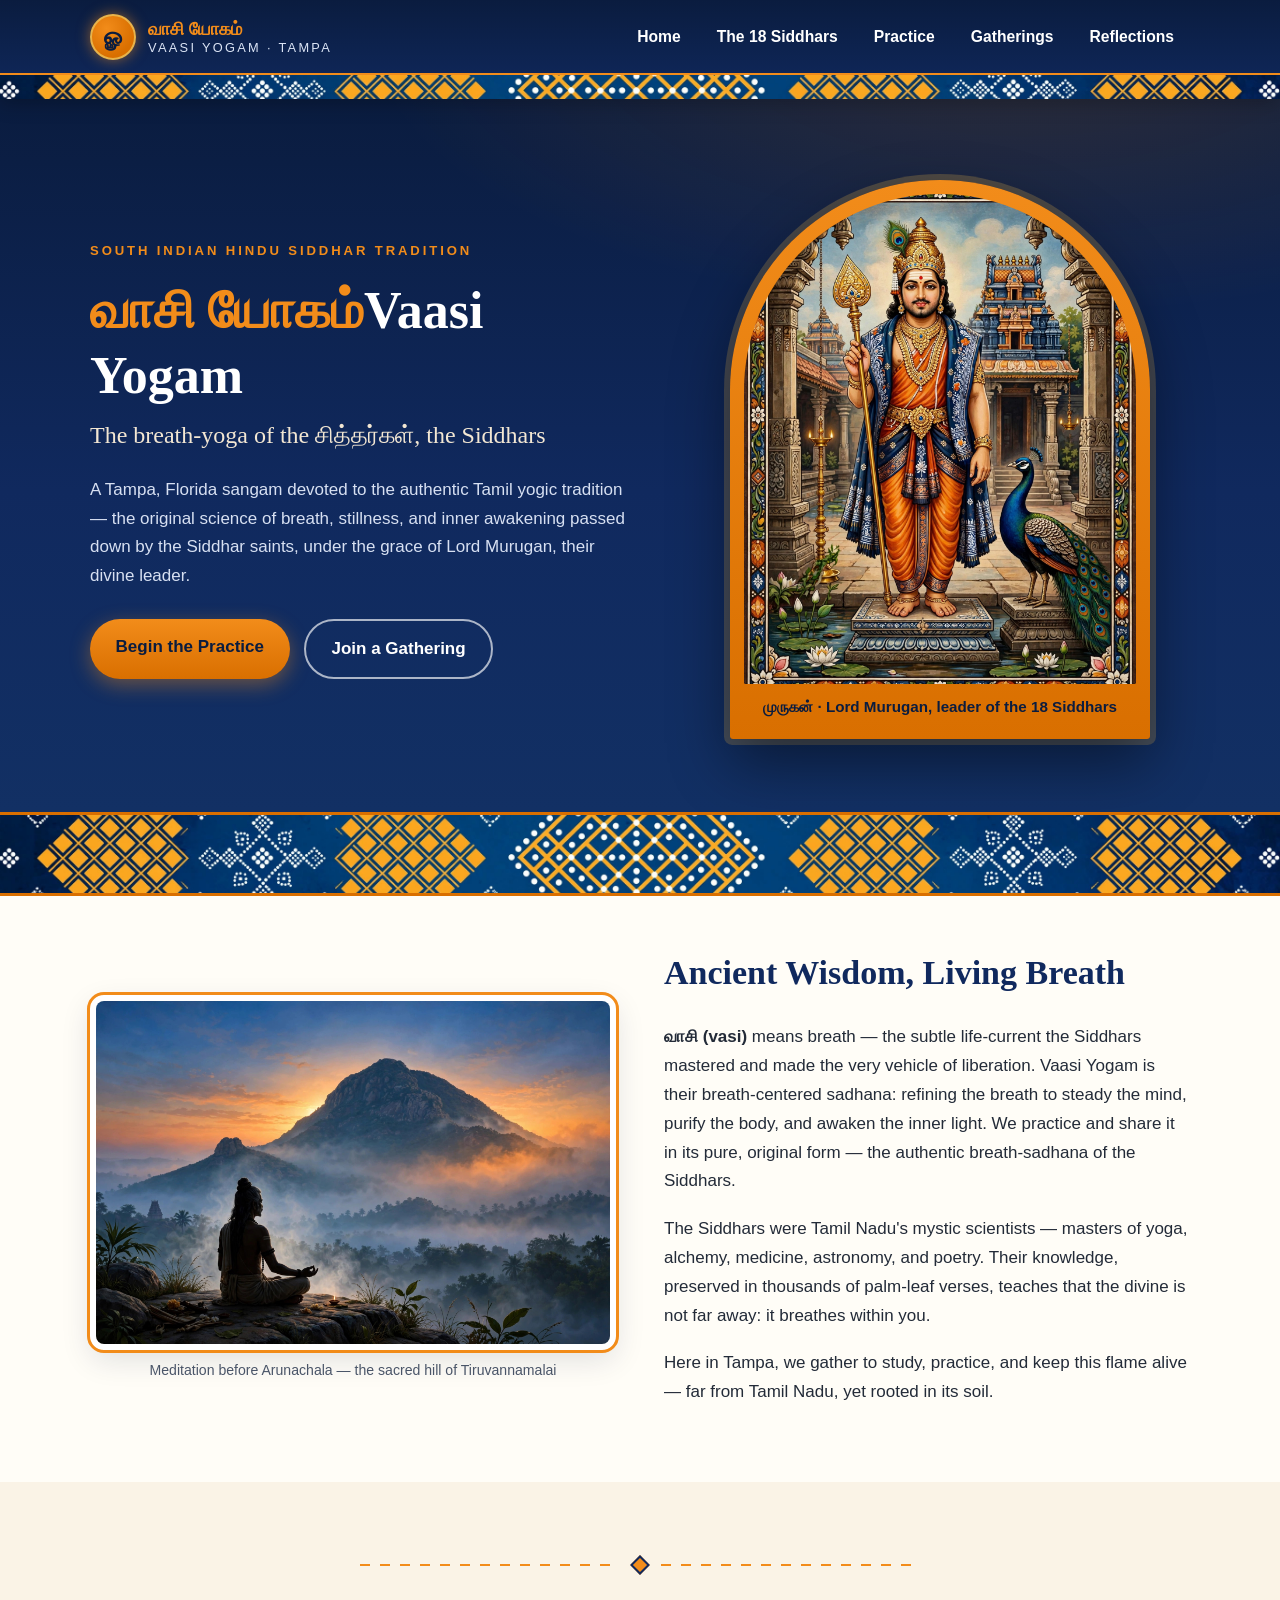
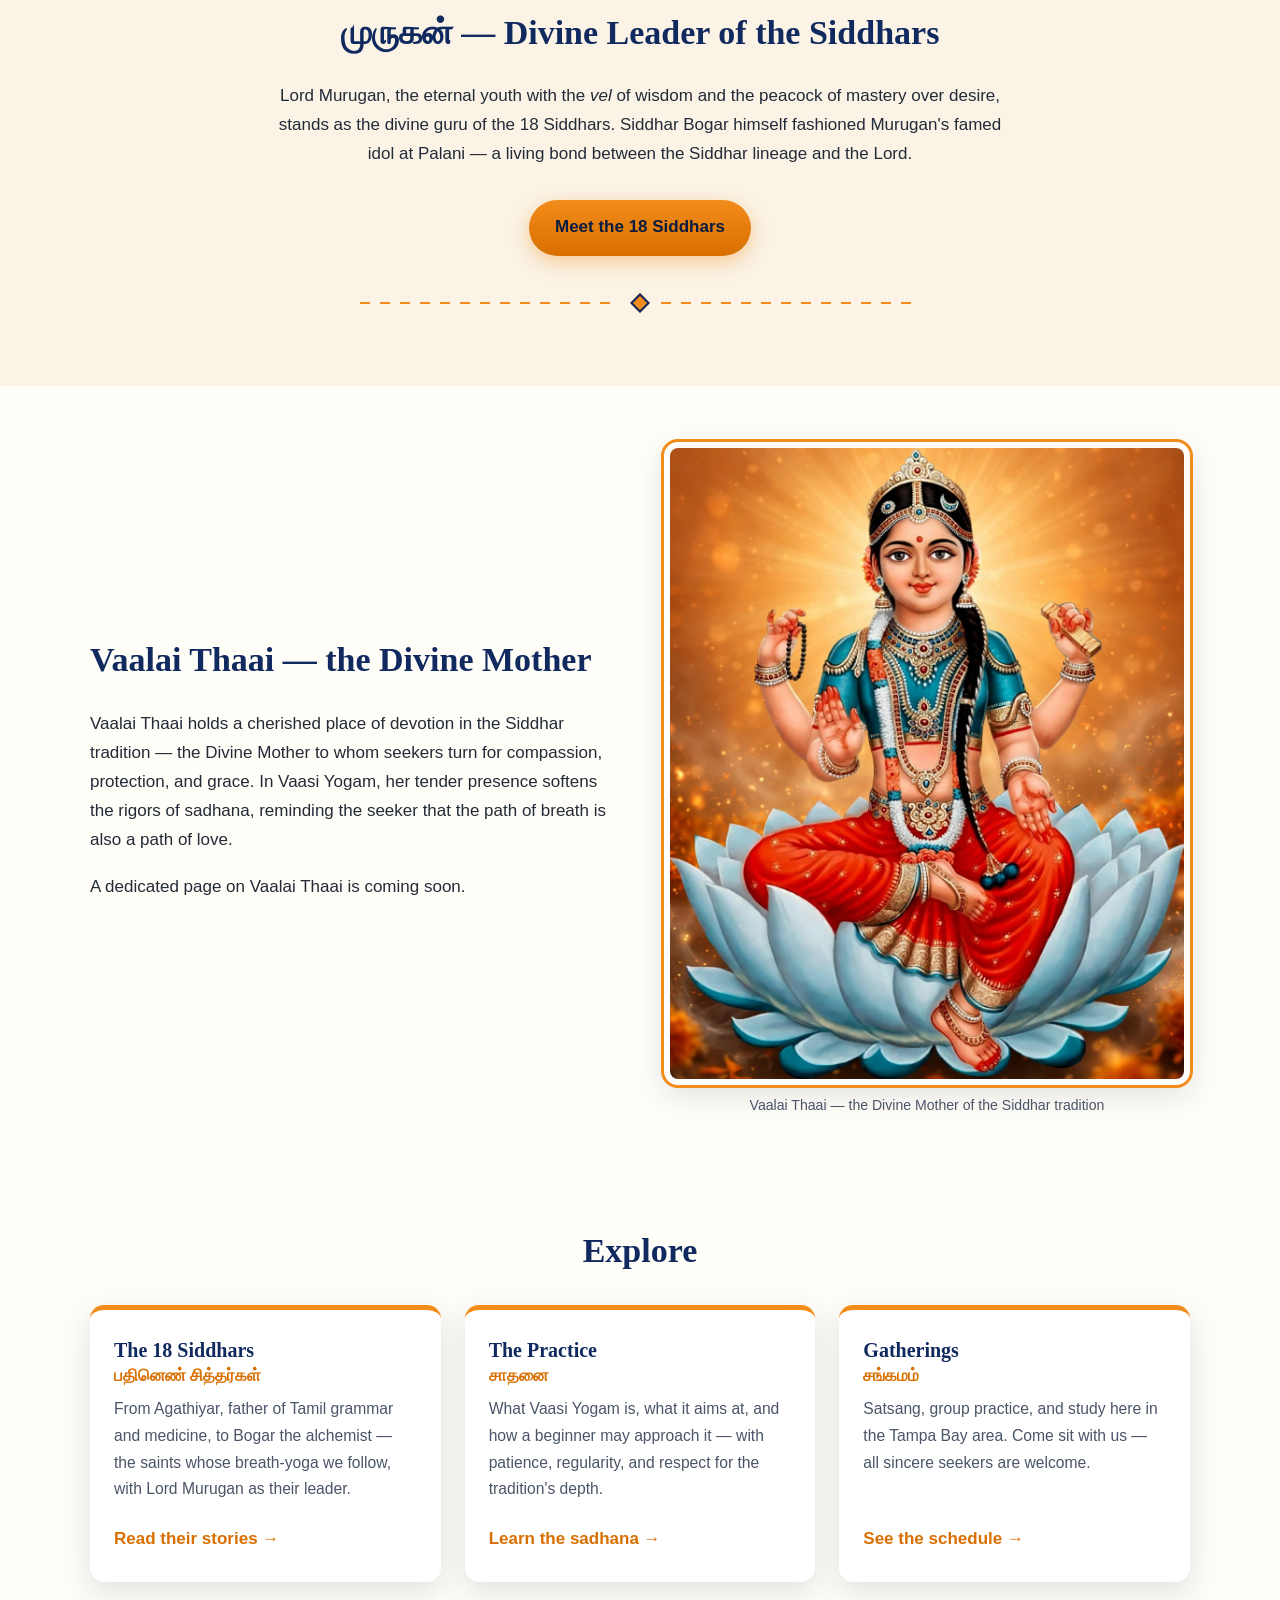
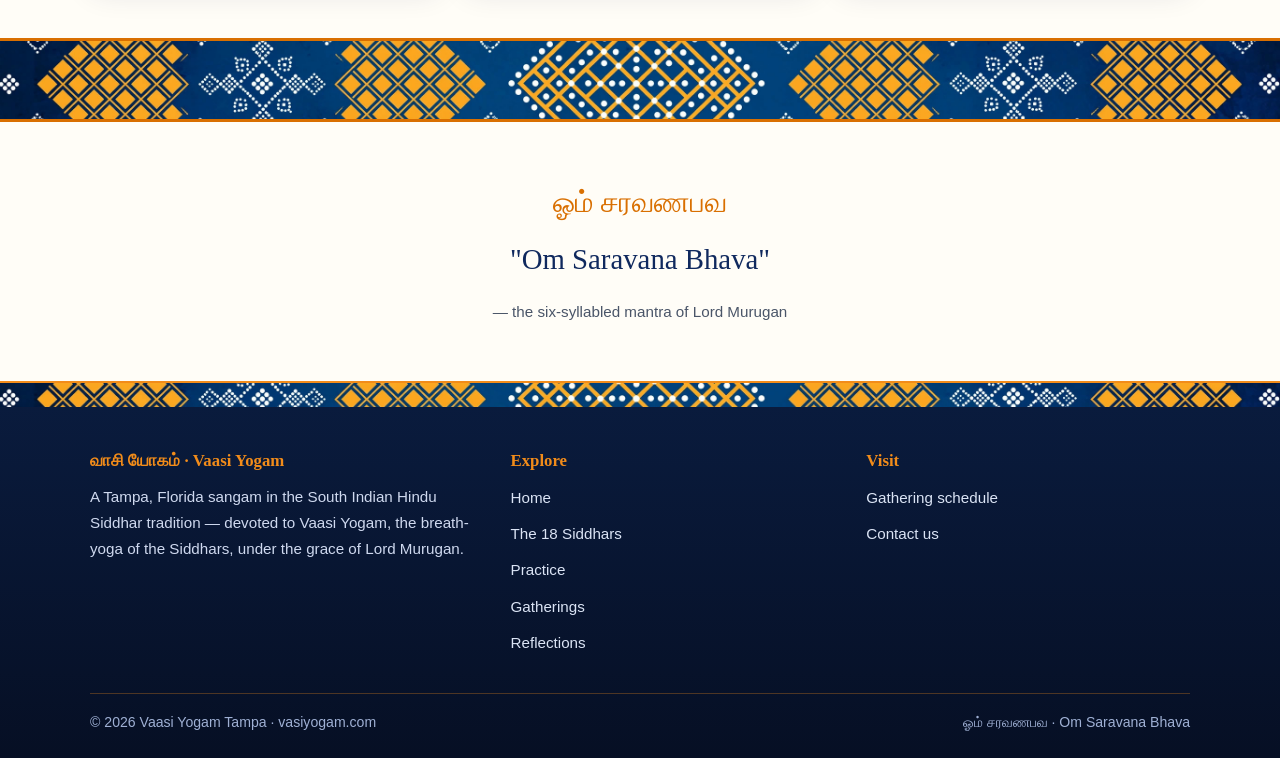
<file: index.html>
<!DOCTYPE html>
<html lang="en">
<head>
  <!-- Google tag (gtag.js) -->
  <script async src="https://www.googletagmanager.com/gtag/js?id=G-7W8B18792C"></script>
  <script>
    window.dataLayer = window.dataLayer || [];
    function gtag(){dataLayer.push(arguments);}
    gtag('js', new Date());
    gtag('config', 'G-7W8B18792C');
  </script>
  <meta charset="UTF-8">
  <meta name="viewport" content="width=device-width, initial-scale=1.0">
  <title>Vaasi Yogam · வாசி யோகம் — Tampa | The Breath-Yoga of the Siddhars</title>
  <meta name="description" content="Vaasi Yogam (வாசி யோகம்) — the authentic, pure breath-centered yogic tradition of the South Indian Siddhars, under the grace of Lord Murugan. A Tampa, Florida sangam.">
  <link rel="icon" type="image/svg+xml" href="assets/favicon.svg">
  <link rel="stylesheet" href="assets/styles.css">
  <link rel="canonical" href="https://vasiyogam.com/">
  <meta property="og:type" content="website">
  <meta property="og:site_name" content="Vaasi Yogam Tampa">
  <meta property="og:title" content="Vaasi Yogam · வாசி யோகம் — Tampa | The Breath-Yoga of the Siddhars">
  <meta property="og:description" content="Vaasi Yogam (வாசி யோகம்) — the authentic, pure breath-centered yogic tradition of the South Indian Siddhars, under the grace of Lord Murugan. A Tampa, Florida sangam.">
  <meta property="og:url" content="https://vasiyogam.com/">
  <meta property="og:image" content="https://vasiyogam.com/assets/murugan-hero.jpg">
  <meta property="og:locale" content="en_US">
  <meta name="twitter:card" content="summary_large_image">
  <meta name="twitter:title" content="Vaasi Yogam · வாசி யோகம் — Tampa | The Breath-Yoga of the Siddhars">
  <meta name="twitter:description" content="Vaasi Yogam (வாசி யோகம்) — the authentic, pure breath-centered yogic tradition of the South Indian Siddhars, under the grace of Lord Murugan. A Tampa, Florida sangam.">
  <meta name="twitter:image" content="https://vasiyogam.com/assets/murugan-hero.jpg">
  <script type="application/ld+json">
  {
    "@context": "https://schema.org",
    "@type": "Organization",
    "name": "Vaasi Yogam Tampa",
    "alternateName": "வாசி யோகம்",
    "url": "https://vasiyogam.com/",
    "description": "A Tampa, Florida sangam devoted to Vaasi Yogam — the authentic, pure breath-centered yogic tradition of the South Indian Siddhars, under the grace of Lord Murugan.",
    "email": "contact@vasiyogam.com",
    "areaServed": { "@type": "City", "name": "Tampa, Florida" }
  }
  </script>
</head>
<body>
  <a class="skip-link" href="#main">Skip to main content</a>

  <header class="site-header">
    <div class="wrap header-inner">
      <a class="brand" href="./" aria-label="Vaasi Yogam — home">
        <span class="brand-mark" aria-hidden="true">ௐ</span>
        <span class="brand-text">
          <span class="ta" lang="ta">வாசி யோகம்</span>
          <span class="en">Vaasi Yogam · Tampa</span>
        </span>
      </a>
      <button class="nav-toggle" aria-expanded="false" aria-controls="site-nav" aria-label="Toggle navigation">☰</button>
      <nav class="site-nav" id="site-nav" aria-label="Primary">
        <ul>
          <li><a href="./">Home</a></li>
          <li><a href="siddhars">The 18 Siddhars</a></li>
          <li><a href="practice">Practice</a></li>
          <li><a href="gatherings">Gatherings</a></li>
          <li><a href="blog/">Reflections</a></li>
        </ul>
      </nav>
    </div>
    <div class="kolam-strip" aria-hidden="true"></div>
  </header>

  <main id="main">
    <!-- ============ HERO ============ -->
    <section class="hero" aria-labelledby="hero-title">
      <div class="wrap hero-inner">
        <div>
          <p class="hero-eyebrow">South Indian Hindu Siddhar Tradition</p>
          <h1 id="hero-title"><span class="ta" lang="ta">வாசி யோகம்</span>Vaasi Yogam</h1>
          <p class="hero-sub">The breath-yoga of the <span lang="ta">சித்தர்கள்</span>, the Siddhars</p>
          <p class="lede">A Tampa, Florida sangam devoted to the authentic Tamil yogic tradition —
            the original science of breath, stillness, and inner awakening passed down by the
            Siddhar saints, under the grace of Lord Murugan, their divine leader.</p>
          <div class="hero-cta">
            <a class="btn btn-primary" href="practice">Begin the Practice</a>
            <a class="btn btn-ghost" href="gatherings">Join a Gathering</a>
          </div>
        </div>
        <figure class="temple-arch reveal">
          <img src="assets/murugan-hero.jpg" alt="Temple-mural style painting of Lord Murugan holding the vel, his divine spear, standing beside his peacock before a South Indian temple" width="1200" height="1500" fetchpriority="high">
          <figcaption><span lang="ta">முருகன்</span> · Lord Murugan, leader of the 18 Siddhars</figcaption>
        </figure>
      </div>
    </section>

    <div class="kolam-band" role="img" aria-label="Ornamental kolam-inspired temple border in orange, blue and white"></div>

    <!-- ============ THE TRADITION ============ -->
    <section class="block" aria-labelledby="tradition-title">
      <div class="wrap split">
        <figure class="reveal">
          <img class="framed" src="assets/siddhar-arunachala.jpg" alt="A siddhar sage meditating at dawn before Arunachala hill, mist rising in blue and orange light" width="1200" height="1200" loading="lazy">
          <figcaption>Meditation before Arunachala — the sacred hill of Tiruvannamalai</figcaption>
        </figure>
        <div>
          <h2 id="tradition-title">Ancient Wisdom, Living Breath</h2>
          <p><strong><span lang="ta">வாசி</span> (vasi)</strong> means breath — the subtle life-current the
            Siddhars mastered and made the very vehicle of liberation. Vaasi Yogam is their
            breath-centered sadhana: refining the breath to steady the mind, purify the body,
            and awaken the inner light. We practice and share it in its pure, original form —
            the authentic breath-sadhana of the Siddhars.</p>
          <p>The Siddhars were Tamil Nadu's mystic scientists — masters of yoga, alchemy,
            medicine, astronomy, and poetry. Their knowledge, preserved in thousands of
            palm-leaf verses, teaches that the divine is not far away: it breathes within you.</p>
          <p>Here in Tampa, we gather to study, practice, and keep this flame alive —
            far from Tamil Nadu, yet rooted in its soil.</p>
        </div>
      </div>
    </section>

    <!-- ============ MURUGAN TEASER ============ -->
    <section class="block tight" style="background: var(--paper-dim);" aria-labelledby="murugan-title">
      <div class="wrap" style="text-align:center; max-width: 46rem;">
        <div class="kolam-rule" aria-hidden="true"><span class="diamond"></span></div>
        <h2 id="murugan-title"><span lang="ta">முருகன்</span> — Divine Leader of the Siddhars</h2>
        <p>Lord Murugan, the eternal youth with the <em>vel</em> of wisdom and the peacock of
          mastery over desire, stands as the divine guru of the 18 Siddhars. Siddhar Bogar
          himself fashioned Murugan's famed idol at Palani — a living bond between the
          Siddhar lineage and the Lord.</p>
        <p><a class="btn btn-primary" href="siddhars" style="margin-top:0.75rem;">Meet the 18 Siddhars</a></p>
        <div class="kolam-rule" aria-hidden="true"><span class="diamond"></span></div>
      </div>
    </section>

    <!-- ============ VAALAI THAAI ============ -->
    <section class="block" aria-labelledby="vaalai-title">
      <div class="wrap split">
        <div>
          <h2 id="vaalai-title">Vaalai Thaai — the Divine Mother</h2>
          <p>Vaalai Thaai holds a cherished place of devotion in the Siddhar tradition —
            the Divine Mother to whom seekers turn for compassion, protection, and grace.
            In Vaasi Yogam, her tender presence softens the rigors of sadhana, reminding
            the seeker that the path of breath is also a path of love.</p>
          <p>A dedicated page on Vaalai Thaai is coming soon.</p>
        </div>
        <figure class="reveal">
          <img class="framed" src="assets/vaalai-thaai.jpg" alt="Devotional painting of Vaalai Thaai, the Divine Mother, seated on a white lotus, adorned in blue and red, against a radiant golden glow" width="1100" height="1350" loading="lazy">
          <figcaption>Vaalai Thaai — the Divine Mother of the Siddhar tradition</figcaption>
        </figure>
      </div>
    </section>

    <!-- ============ TEASER CARDS ============ -->
    <section class="block" aria-labelledby="explore-title">
      <div class="wrap">
        <h2 id="explore-title" style="text-align:center;">Explore</h2>
        <div class="card-grid">
          <article class="card reveal">
            <h3>The 18 Siddhars <span class="ta" lang="ta">பதினெண் சித்தர்கள்</span></h3>
            <p>From Agathiyar, father of Tamil grammar and medicine, to Bogar the alchemist —
              the saints whose breath-yoga we follow, with Lord Murugan as their leader.</p>
            <a class="card-link" href="siddhars">Read their stories →</a>
          </article>
          <article class="card reveal">
            <h3>The Practice <span class="ta" lang="ta">சாதனை</span></h3>
            <p>What Vaasi Yogam is, what it aims at, and how a beginner may approach it —
              with patience, regularity, and respect for the tradition's depth.</p>
            <a class="card-link" href="practice">Learn the sadhana →</a>
          </article>
          <article class="card reveal">
            <h3>Gatherings <span class="ta" lang="ta">சங்கமம்</span></h3>
            <p>Satsang, group practice, and study here in the Tampa Bay area.
              Come sit with us — all sincere seekers are welcome.</p>
            <a class="card-link" href="gatherings">See the schedule →</a>
          </article>
        </div>
      </div>
    </section>

    <div class="kolam-band" role="img" aria-label="Ornamental kolam-inspired temple border in orange, blue and white"></div>

    <!-- ============ CLOSING ============ -->
    <section class="block" aria-label="Benediction">
      <div class="wrap temple-quote reveal">
        <blockquote>
          <span class="ta" lang="ta">ஓம் சரவணபவ</span>
          "Om Saravana Bhava"
        </blockquote>
        <cite>— the six-syllabled mantra of Lord Murugan</cite>
      </div>
    </section>
  </main>

  <footer class="site-footer">
    <div class="kolam-strip" aria-hidden="true"></div>
    <div class="wrap">
      <div class="footer-inner">
        <div>
          <h3><span lang="ta">வாசி யோகம்</span> · Vaasi Yogam</h3>
          <p>A Tampa, Florida sangam in the South Indian Hindu Siddhar tradition —
            devoted to Vaasi Yogam, the breath-yoga of the Siddhars, under the grace of
            Lord Murugan.</p>
        </div>
        <nav aria-label="Footer">
          <h3>Explore</h3>
          <ul>
            <li><a href="./">Home</a></li>
            <li><a href="siddhars">The 18 Siddhars</a></li>
            <li><a href="practice">Practice</a></li>
            <li><a href="gatherings">Gatherings</a></li>
            <li><a href="blog/">Reflections</a></li>
          </ul>
        </nav>
        <div>
          <h3>Visit</h3>
          <ul>
            <li><a href="gatherings">Gathering schedule</a></li>
            <li><a href="gatherings#contact">Contact us</a></li>
          </ul>
        </div>
      </div>
      <div class="footer-base">
        <span>© <span id="year">2026</span> Vaasi Yogam Tampa · vasiyogam.com</span>
        <span><span lang="ta">ஓம் சரவணபவ</span> · Om Saravana Bhava</span>
      </div>
    </div>
  </footer>

  <script src="assets/main.js"></script>
</body>
</html>
</file>
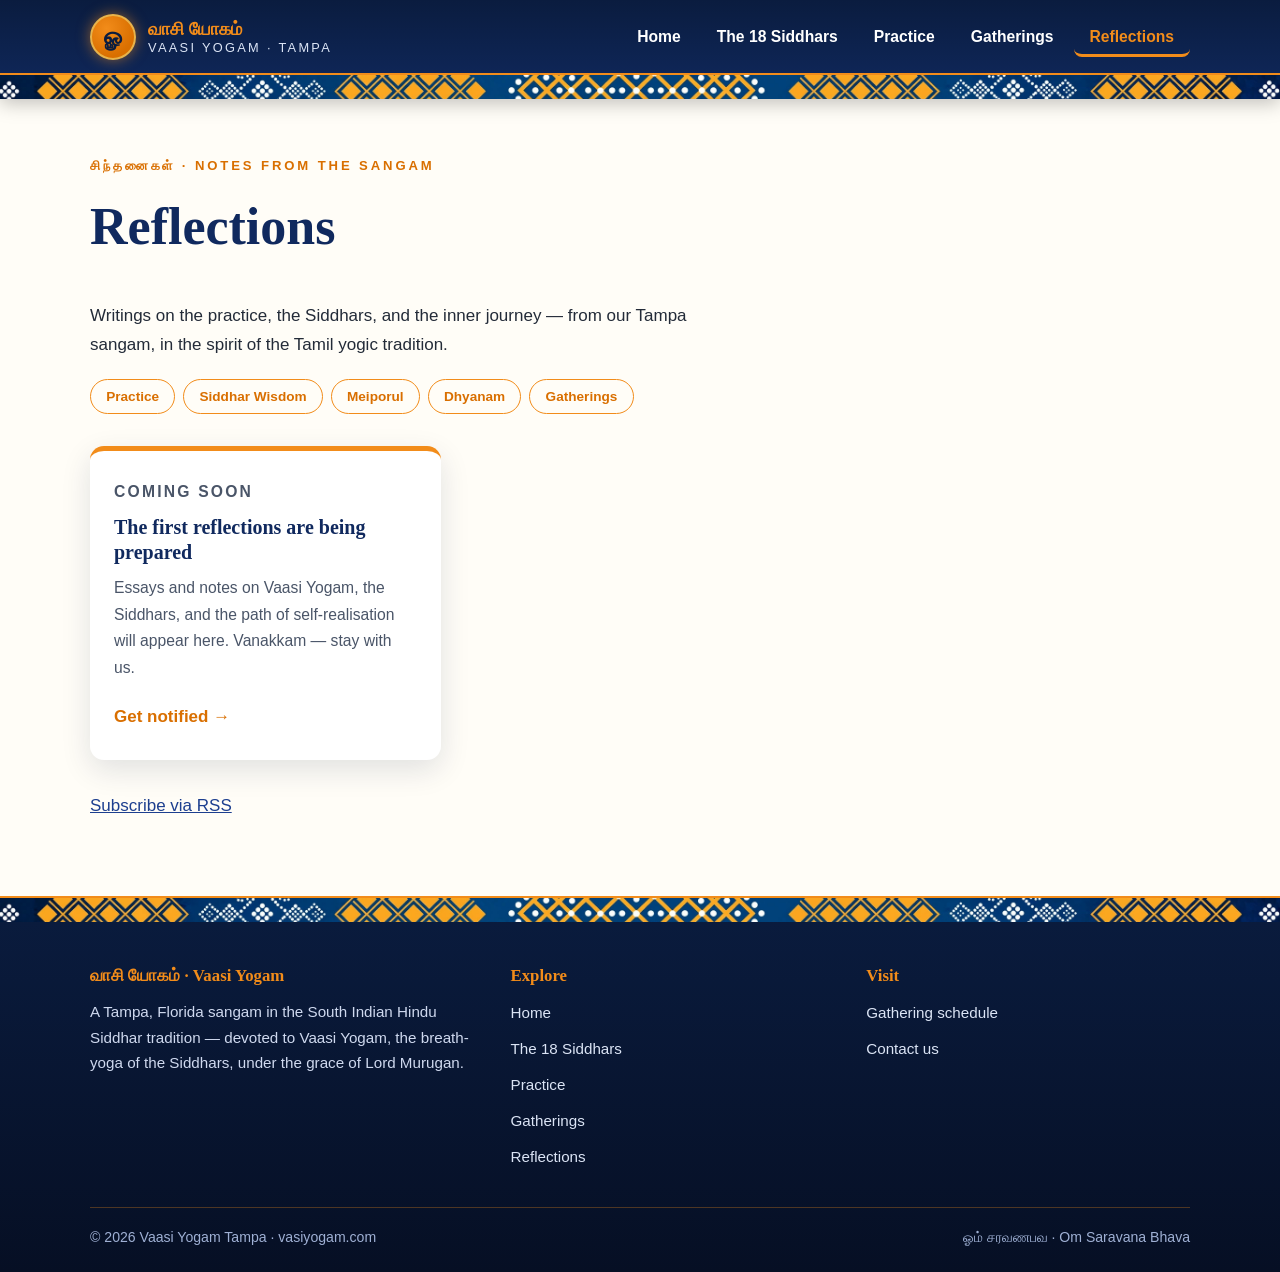
<file: blog/index.html>
<!DOCTYPE html>
<html lang="en">
<head>
  <!-- Google tag (gtag.js) -->
  <script async src="https://www.googletagmanager.com/gtag/js?id=G-7W8B18792C"></script>
  <script>
    window.dataLayer = window.dataLayer || [];
    function gtag(){dataLayer.push(arguments);}
    gtag('js', new Date());
    gtag('config', 'G-7W8B18792C');
  </script>
  <meta charset="UTF-8">
  <meta name="viewport" content="width=device-width, initial-scale=1.0">
  <title>Reflections · சிந்தனைகள் — Vaasi Yogam Tampa</title>
  <meta name="description" content="Reflections from the Vaasi Yogam Tampa sangam — notes on the practice, the Siddhars, Meiporul, Dhyanam, and the inner journey.">
  <link rel="canonical" href="https://vasiyogam.com/blog/">
  <meta property="og:type" content="website">
  <meta property="og:site_name" content="Vaasi Yogam Tampa">
  <meta property="og:title" content="Reflections · சிந்தனைகள் — Vaasi Yogam Tampa">
  <meta property="og:description" content="Reflections from the Vaasi Yogam Tampa sangam — notes on the practice, the Siddhars, Meiporul, Dhyanam, and the inner journey.">
  <meta property="og:url" content="https://vasiyogam.com/blog/">
  <meta property="og:image" content="https://vasiyogam.com/assets/gopuram-dusk.jpg">
  <meta property="og:locale" content="en_US">
  <meta name="twitter:card" content="summary_large_image">
  <meta name="twitter:title" content="Reflections · சிந்தனைகள் — Vaasi Yogam Tampa">
  <meta name="twitter:description" content="Reflections from the Vaasi Yogam Tampa sangam — notes on the practice, the Siddhars, Meiporul, Dhyanam, and the inner journey.">
  <meta name="twitter:image" content="https://vasiyogam.com/assets/gopuram-dusk.jpg">
  <link rel="icon" type="image/svg+xml" href="../assets/favicon.svg">
  <link rel="stylesheet" href="../assets/styles.css">
</head>
<body>
  <a class="skip-link" href="#main">Skip to main content</a>

  <header class="site-header">
    <div class="wrap header-inner">
      <a class="brand" href="../" aria-label="Vaasi Yogam — home">
        <span class="brand-mark" aria-hidden="true">ௐ</span>
        <span class="brand-text">
          <span class="ta" lang="ta">வாசி யோகம்</span>
          <span class="en">Vaasi Yogam · Tampa</span>
        </span>
      </a>
      <button class="nav-toggle" aria-expanded="false" aria-controls="site-nav" aria-label="Toggle navigation">☰</button>
      <nav class="site-nav" id="site-nav" aria-label="Primary">
        <ul>
          <li><a href="../">Home</a></li>
          <li><a href="../siddhars">The 18 Siddhars</a></li>
          <li><a href="../practice">Practice</a></li>
          <li><a href="../gatherings">Gatherings</a></li>
          <li><a href="./" aria-current="page">Reflections</a></li>
        </ul>
      </nav>
    </div>
    <div class="kolam-strip" aria-hidden="true"></div>
  </header>

  <main id="main">
    <section class="block" aria-labelledby="blog-title">
      <div class="wrap">
        <p class="hero-eyebrow" style="color: var(--saffron-deep);">சிந்தனைகள் · Notes from the sangam</p>
        <h1 id="blog-title">Reflections</h1>
        <p class="lede" style="max-width: 40rem;">Writings on the practice, the Siddhars, and the inner journey —
          from our Tampa sangam, in the spirit of the Tamil yogic tradition.</p>

        <div class="topic-chips" aria-label="Topics">
          <span class="chip">Practice</span>
          <span class="chip">Siddhar Wisdom</span>
          <span class="chip">Meiporul</span>
          <span class="chip">Dhyanam</span>
          <span class="chip">Gatherings</span>
        </div>

        <div class="card-grid" style="margin-top: 2rem;">
          <article class="card">
            <p class="topic-kicker">Coming soon</p>
            <h3>The first reflections are being prepared</h3>
            <p>Essays and notes on Vaasi Yogam, the Siddhars, and the path of self-realisation
              will appear here. Vanakkam — stay with us.</p>
            <a class="card-link" href="../gatherings#contact">Get notified →</a>
          </article>
        </div>

        <p style="margin-top: 2rem;"><a href="feed.xml">Subscribe via RSS</a></p>
      </div>
    </section>
  </main>
  <footer class="site-footer">
    <div class="kolam-strip" aria-hidden="true"></div>
    <div class="wrap">
      <div class="footer-inner">
        <div>
          <h3><span lang="ta">வாசி யோகம்</span> · Vaasi Yogam</h3>
          <p>A Tampa, Florida sangam in the South Indian Hindu Siddhar tradition —
            devoted to Vaasi Yogam, the breath-yoga of the Siddhars, under the grace of
            Lord Murugan.</p>
        </div>
        <nav aria-label="Footer">
          <h3>Explore</h3>
          <ul>
            <li><a href="../">Home</a></li>
            <li><a href="../siddhars">The 18 Siddhars</a></li>
            <li><a href="../practice">Practice</a></li>
            <li><a href="../gatherings">Gatherings</a></li>
            <li><a href="./">Reflections</a></li>
          </ul>
        </nav>
        <div>
          <h3>Visit</h3>
          <ul>
            <li><a href="../gatherings">Gathering schedule</a></li>
            <li><a href="../gatherings#contact">Contact us</a></li>
          </ul>
        </div>
      </div>
      <div class="footer-base">
        <span>© <span id="year">2026</span> Vaasi Yogam Tampa · vasiyogam.com</span>
        <span><span lang="ta">ஓம் சரவணபவ</span> · Om Saravana Bhava</span>
      </div>
    </div>
  </footer>

  <script src="../assets/main.js"></script>
</body>
</html>
</file>
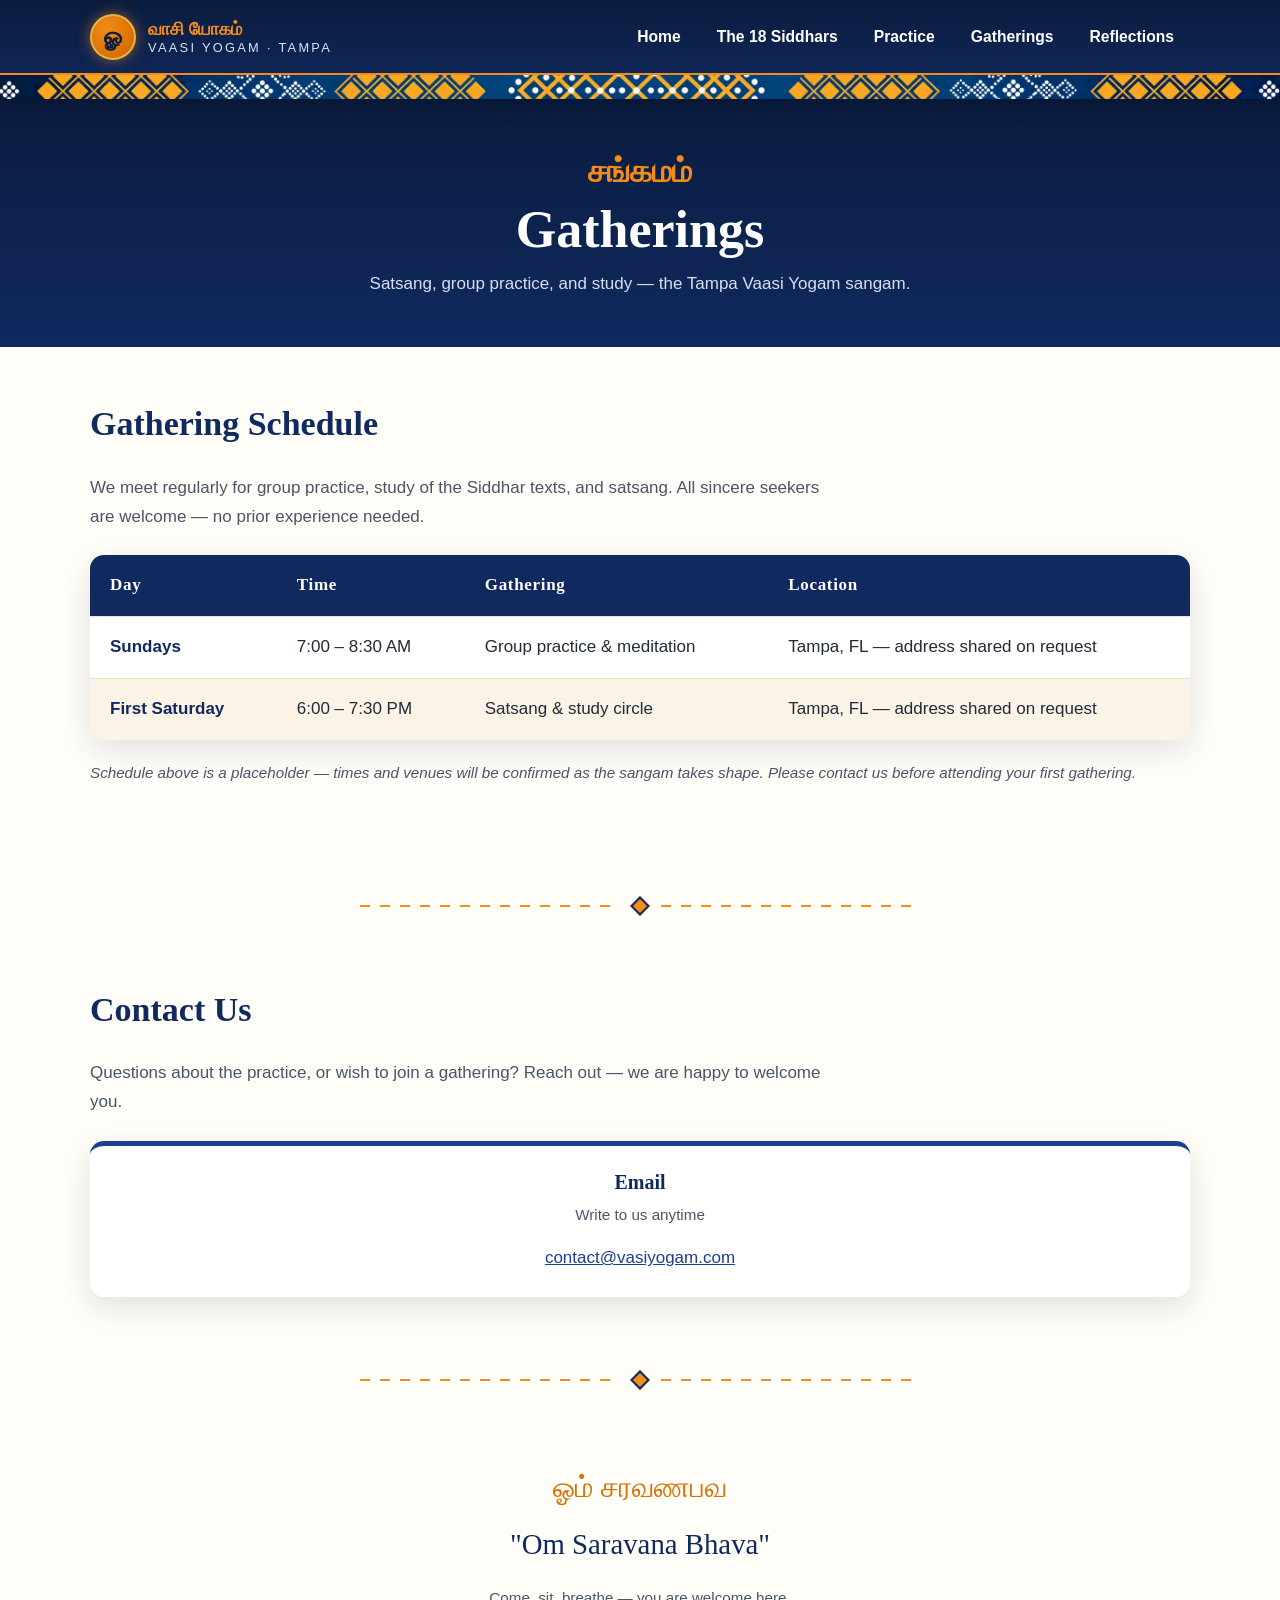
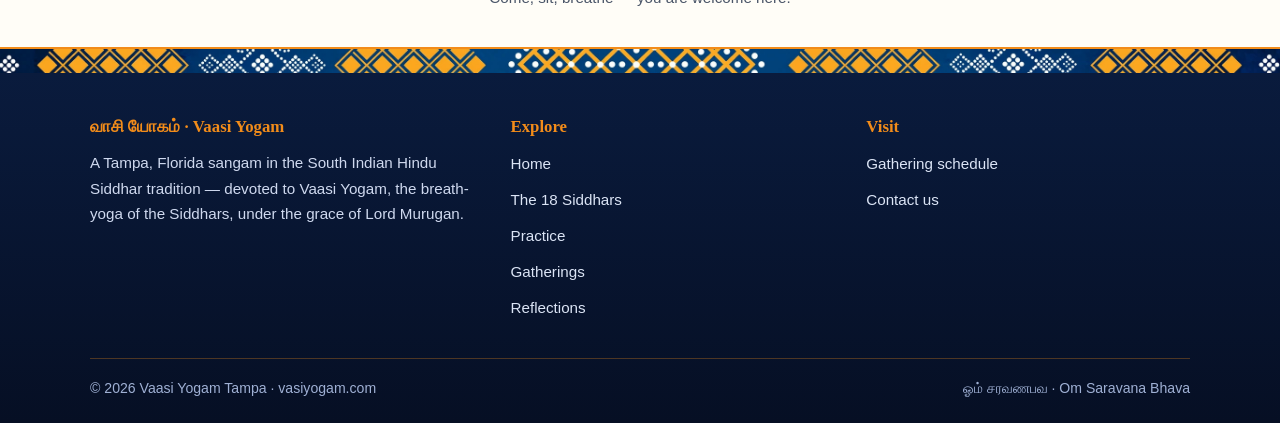
<file: gatherings.html>
<!DOCTYPE html>
<html lang="en">
<head>
  <!-- Google tag (gtag.js) -->
  <script async src="https://www.googletagmanager.com/gtag/js?id=G-7W8B18792C"></script>
  <script>
    window.dataLayer = window.dataLayer || [];
    function gtag(){dataLayer.push(arguments);}
    gtag('js', new Date());
    gtag('config', 'G-7W8B18792C');
  </script>
  <meta charset="UTF-8">
  <meta name="viewport" content="width=device-width, initial-scale=1.0">
  <title>Gatherings · சங்கமம் — Vaasi Yogam Tampa</title>
  <meta name="description" content="Vaasi Yogam Tampa gatherings: satsang, group practice, and study in the Tampa Bay area. Schedule and contact.">
  <link rel="icon" type="image/svg+xml" href="assets/favicon.svg">
  <link rel="stylesheet" href="assets/styles.css">
  <link rel="canonical" href="https://vasiyogam.com/gatherings">
  <meta property="og:type" content="website">
  <meta property="og:site_name" content="Vaasi Yogam Tampa">
  <meta property="og:title" content="Gatherings · சங்கமம் — Vaasi Yogam Tampa">
  <meta property="og:description" content="Vaasi Yogam Tampa gatherings: satsang, group practice, and study in the Tampa Bay area. Schedule and contact.">
  <meta property="og:url" content="https://vasiyogam.com/gatherings">
  <meta property="og:image" content="https://vasiyogam.com/assets/gopuram-dusk.jpg">
  <meta property="og:locale" content="en_US">
  <meta name="twitter:card" content="summary_large_image">
  <meta name="twitter:title" content="Gatherings · சங்கமம் — Vaasi Yogam Tampa">
  <meta name="twitter:description" content="Vaasi Yogam Tampa gatherings: satsang, group practice, and study in the Tampa Bay area. Schedule and contact.">
  <meta name="twitter:image" content="https://vasiyogam.com/assets/gopuram-dusk.jpg">
</head>
<body>
  <a class="skip-link" href="#main">Skip to main content</a>

  <header class="site-header">
    <div class="wrap header-inner">
      <a class="brand" href="./" aria-label="Vaasi Yogam — home">
        <span class="brand-mark" aria-hidden="true">ௐ</span>
        <span class="brand-text">
          <span class="ta" lang="ta">வாசி யோகம்</span>
          <span class="en">Vaasi Yogam · Tampa</span>
        </span>
      </a>
      <button class="nav-toggle" aria-expanded="false" aria-controls="site-nav" aria-label="Toggle navigation">☰</button>
      <nav class="site-nav" id="site-nav" aria-label="Primary">
        <ul>
          <li><a href="./">Home</a></li>
          <li><a href="siddhars">The 18 Siddhars</a></li>
          <li><a href="practice">Practice</a></li>
          <li><a href="gatherings">Gatherings</a></li>
          <li><a href="blog/">Reflections</a></li>
        </ul>
      </nav>
    </div>
    <div class="kolam-strip" aria-hidden="true"></div>
  </header>

  <main id="main">
    <section class="page-hero" aria-labelledby="page-title">
      <div class="wrap">
        <h1 id="page-title"><span class="ta" lang="ta">சங்கமம்</span>Gatherings</h1>
        <p>Satsang, group practice, and study — the Tampa Vaasi Yogam sangam.</p>
      </div>
    </section>

    <div class="wrap">
      <section class="block" aria-labelledby="schedule-title">
        <h2 id="schedule-title">Gathering Schedule</h2>
        <p style="max-width: 46rem; color: var(--ink-soft);">We meet regularly for group
          practice, study of the Siddhar texts, and satsang. All sincere seekers are
          welcome — no prior experience needed.</p>

        <!-- ================================================================
             EDIT HERE: update the rows below with the real gathering times.
             Copy a <tr>…</tr> block to add more gatherings, or delete rows
             you no longer need. Keep the four <td> cells in the same order:
             Day | Time | What we do | Where
             ================================================================ -->
        <table class="schedule-table">
          <thead>
            <tr>
              <th scope="col">Day</th>
              <th scope="col">Time</th>
              <th scope="col">Gathering</th>
              <th scope="col">Location</th>
            </tr>
          </thead>
          <tbody>
            <tr>
              <td class="day">Sundays</td>
              <td>7:00 – 8:30 AM</td>
              <td>Group practice &amp; meditation</td>
              <td>Tampa, FL — address shared on request</td>
            </tr>
            <tr>
              <td class="day">First Saturday</td>
              <td>6:00 – 7:30 PM</td>
              <td>Satsang &amp; study circle</td>
              <td>Tampa, FL — address shared on request</td>
            </tr>
          </tbody>
        </table>
        <!-- ============ END OF EDITABLE SCHEDULE ============ -->

        <p style="margin-top: 1.25rem; color: var(--ink-soft); font-size: 0.95rem;">
          <em>Schedule above is a placeholder — times and venues will be confirmed as the
          sangam takes shape. Please contact us before attending your first gathering.</em></p>
      </section>

      <div class="kolam-rule" aria-hidden="true"><span class="diamond"></span></div>

      <section class="block tight" id="contact" aria-labelledby="contact-title">
        <h2 id="contact-title">Contact Us</h2>
        <p style="max-width: 46rem; color: var(--ink-soft);">Questions about the practice,
          or wish to join a gathering? Reach out — we are happy to welcome you.</p>

        <!-- ================================================================
             EDIT HERE: replace the placeholder email
             below with the real contact address before publishing.
             ================================================================ -->
        <div class="contact-cards">
          <div class="contact-card">
            <h3>Email</h3>
            <p style="color: var(--ink-soft); font-size: 0.95rem;">Write to us anytime</p>
            <a href="mailto:contact@vasiyogam.com">contact@vasiyogam.com</a>
          </div>
        </div>
        <!-- ============ END OF EDITABLE CONTACT DETAILS ============ -->
      </section>

      <div class="kolam-rule" aria-hidden="true"><span class="diamond"></span></div>

      <section class="block tight" aria-label="Benediction">
        <div class="temple-quote reveal">
          <blockquote>
            <span class="ta" lang="ta">ஓம் சரவணபவ</span>
            "Om Saravana Bhava"
          </blockquote>
          <cite>Come, sit, breathe — you are welcome here.</cite>
        </div>
      </section>
    </div>
  </main>

  <footer class="site-footer">
    <div class="kolam-strip" aria-hidden="true"></div>
    <div class="wrap">
      <div class="footer-inner">
        <div>
          <h3><span lang="ta">வாசி யோகம்</span> · Vaasi Yogam</h3>
          <p>A Tampa, Florida sangam in the South Indian Hindu Siddhar tradition —
            devoted to Vaasi Yogam, the breath-yoga of the Siddhars, under the grace of
            Lord Murugan.</p>
        </div>
        <nav aria-label="Footer">
          <h3>Explore</h3>
          <ul>
            <li><a href="./">Home</a></li>
            <li><a href="siddhars">The 18 Siddhars</a></li>
            <li><a href="practice">Practice</a></li>
            <li><a href="gatherings">Gatherings</a></li>
            <li><a href="blog/">Reflections</a></li>
          </ul>
        </nav>
        <div>
          <h3>Visit</h3>
          <ul>
            <li><a href="gatherings">Gathering schedule</a></li>
            <li><a href="gatherings#contact">Contact us</a></li>
          </ul>
        </div>
      </div>
      <div class="footer-base">
        <span>© <span id="year">2026</span> Vaasi Yogam Tampa · vasiyogam.com</span>
        <span><span lang="ta">ஓம் சரவணபவ</span> · Om Saravana Bhava</span>
      </div>
    </div>
  </footer>

  <script src="assets/main.js"></script>
</body>
</html>
</file>
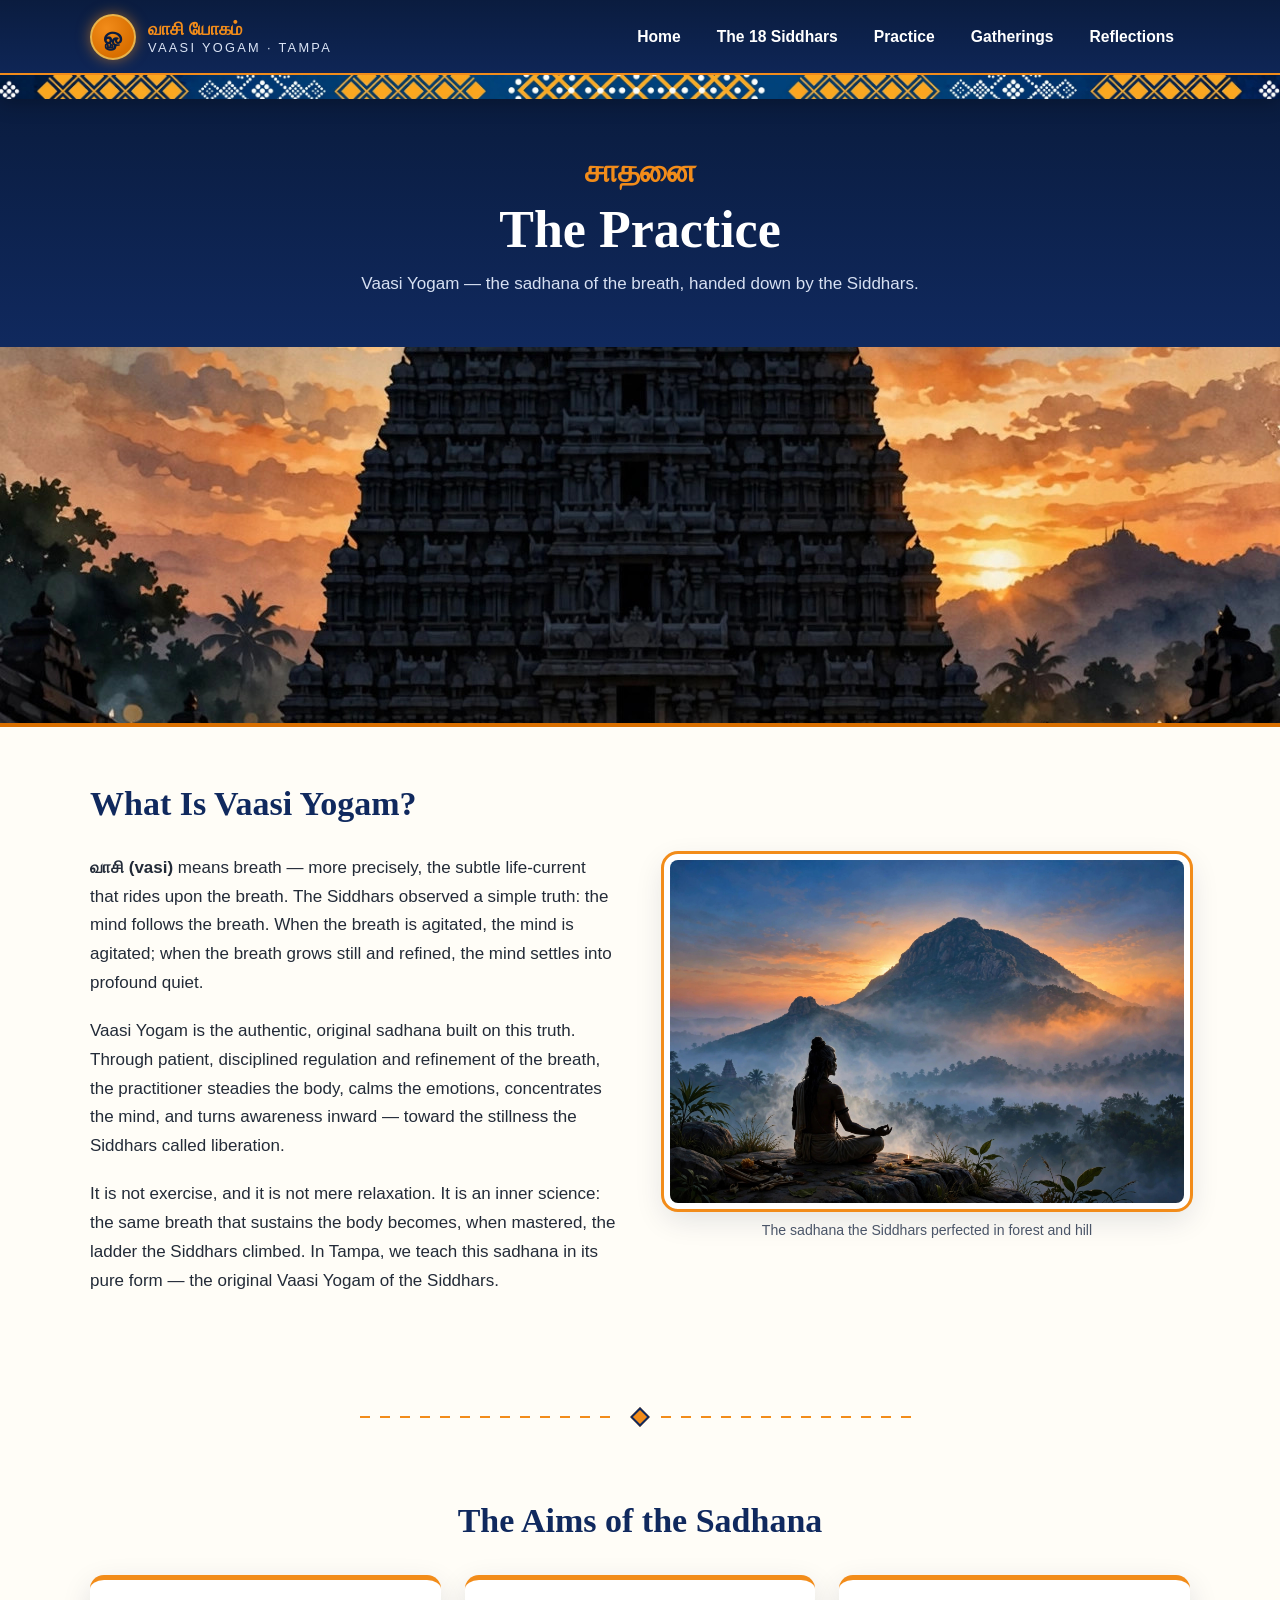
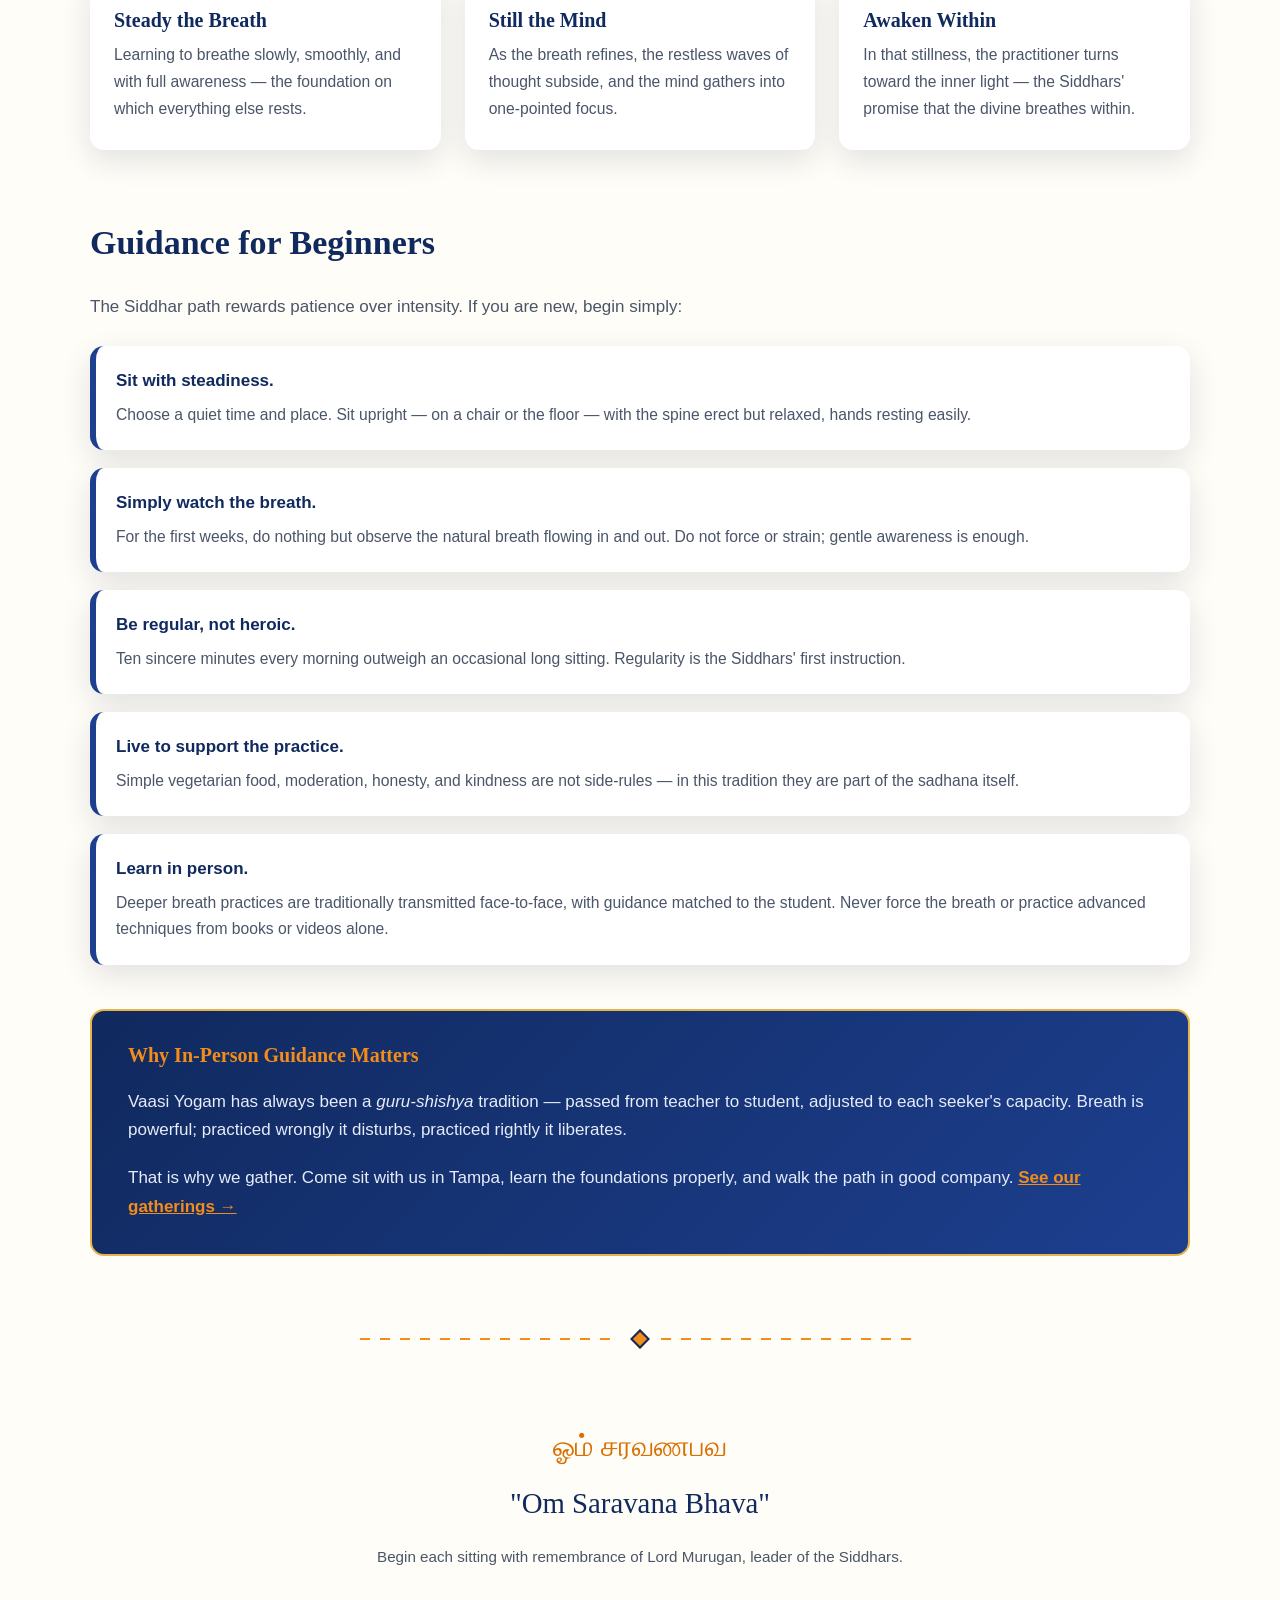
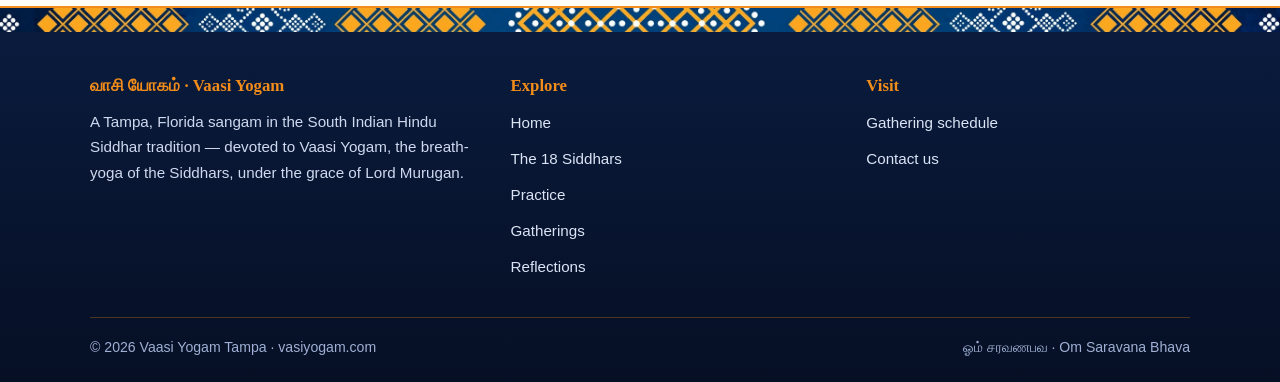
<file: practice.html>
<!DOCTYPE html>
<html lang="en">
<head>
  <!-- Google tag (gtag.js) -->
  <script async src="https://www.googletagmanager.com/gtag/js?id=G-7W8B18792C"></script>
  <script>
    window.dataLayer = window.dataLayer || [];
    function gtag(){dataLayer.push(arguments);}
    gtag('js', new Date());
    gtag('config', 'G-7W8B18792C');
  </script>
  <meta charset="UTF-8">
  <meta name="viewport" content="width=device-width, initial-scale=1.0">
  <title>The Practice · சாதனை — Vaasi Yogam Tampa</title>
  <meta name="description" content="Vaasi Yogam (வாசி யோகம்): the authentic, pure breath-centered sadhana of the Siddhars — what it is, what it aims at, and guidance for beginners.">
  <link rel="icon" type="image/svg+xml" href="assets/favicon.svg">
  <link rel="stylesheet" href="assets/styles.css">
  <link rel="canonical" href="https://vasiyogam.com/practice">
  <meta property="og:type" content="website">
  <meta property="og:site_name" content="Vaasi Yogam Tampa">
  <meta property="og:title" content="The Practice · சாதனை — Vaasi Yogam Tampa">
  <meta property="og:description" content="Vaasi Yogam (வாசி யோகம்): the authentic, pure breath-centered sadhana of the Siddhars — what it is, what it aims at, and guidance for beginners.">
  <meta property="og:url" content="https://vasiyogam.com/practice">
  <meta property="og:image" content="https://vasiyogam.com/assets/siddhar-arunachala.jpg">
  <meta property="og:locale" content="en_US">
  <meta name="twitter:card" content="summary_large_image">
  <meta name="twitter:title" content="The Practice · சாதனை — Vaasi Yogam Tampa">
  <meta name="twitter:description" content="Vaasi Yogam (வாசி யோகம்): the authentic, pure breath-centered sadhana of the Siddhars — what it is, what it aims at, and guidance for beginners.">
  <meta name="twitter:image" content="https://vasiyogam.com/assets/siddhar-arunachala.jpg">
</head>
<body>
  <a class="skip-link" href="#main">Skip to main content</a>

  <header class="site-header">
    <div class="wrap header-inner">
      <a class="brand" href="./" aria-label="Vaasi Yogam — home">
        <span class="brand-mark" aria-hidden="true">ௐ</span>
        <span class="brand-text">
          <span class="ta" lang="ta">வாசி யோகம்</span>
          <span class="en">Vaasi Yogam · Tampa</span>
        </span>
      </a>
      <button class="nav-toggle" aria-expanded="false" aria-controls="site-nav" aria-label="Toggle navigation">☰</button>
      <nav class="site-nav" id="site-nav" aria-label="Primary">
        <ul>
          <li><a href="./">Home</a></li>
          <li><a href="siddhars">The 18 Siddhars</a></li>
          <li><a href="practice">Practice</a></li>
          <li><a href="gatherings">Gatherings</a></li>
          <li><a href="blog/">Reflections</a></li>
        </ul>
      </nav>
    </div>
    <div class="kolam-strip" aria-hidden="true"></div>
  </header>

  <main id="main">
    <section class="page-hero" aria-labelledby="page-title">
      <div class="wrap">
        <h1 id="page-title"><span class="ta" lang="ta">சாதனை</span>The Practice</h1>
        <p>Vaasi Yogam — the sadhana of the breath, handed down by the Siddhars.</p>
      </div>
    </section>

    <img class="banner-img" src="assets/gopuram-dusk.jpg" alt="A South Indian temple gopuram silhouetted at dusk, rows of oil lamps glowing beneath an orange and blue sky" width="1600" height="900" loading="lazy">

    <div class="wrap">
      <section class="block" aria-labelledby="what-title">
        <div class="split">
          <div>
            <h2 id="what-title">What Is Vaasi Yogam?</h2>
            <p><strong><span lang="ta">வாசி</span> (vasi)</strong> means breath — more precisely,
              the subtle life-current that rides upon the breath. The Siddhars observed a
              simple truth: the mind follows the breath. When the breath is agitated, the
              mind is agitated; when the breath grows still and refined, the mind settles
              into profound quiet.</p>
            <p>Vaasi Yogam is the authentic, original sadhana built on this truth. Through patient,
              disciplined regulation and refinement of the breath, the practitioner steadies
              the body, calms the emotions, concentrates the mind, and turns awareness
              inward — toward the stillness the Siddhars called liberation.</p>
            <p>It is not exercise, and it is not mere relaxation. It is an inner science:
              the same breath that sustains the body becomes, when mastered, the ladder
              the Siddhars climbed. In Tampa, we teach this sadhana in its pure form —
              the original Vaasi Yogam of the Siddhars.</p>
          </div>
          <figure class="reveal">
            <img class="framed" src="assets/siddhar-arunachala.jpg" alt="A siddhar sage in meditation at dawn before Arunachala hill, mist rising" width="1200" height="1200" loading="lazy">
            <figcaption>The sadhana the Siddhars perfected in forest and hill</figcaption>
          </figure>
        </div>
      </section>

      <div class="kolam-rule" aria-hidden="true"><span class="diamond"></span></div>

      <section class="block tight" aria-labelledby="aims-title">
        <h2 id="aims-title" style="text-align:center;">The Aims of the Sadhana</h2>
        <div class="card-grid">
          <article class="card reveal">
            <h3>Steady the Breath</h3>
            <p>Learning to breathe slowly, smoothly, and with full awareness — the
              foundation on which everything else rests.</p>
          </article>
          <article class="card reveal">
            <h3>Still the Mind</h3>
            <p>As the breath refines, the restless waves of thought subside, and the
              mind gathers into one-pointed focus.</p>
          </article>
          <article class="card reveal">
            <h3>Awaken Within</h3>
            <p>In that stillness, the practitioner turns toward the inner light —
              the Siddhars' promise that the divine breathes within.</p>
          </article>
        </div>
      </section>

      <section class="block tight" aria-labelledby="begin-title">
        <h2 id="begin-title">Guidance for Beginners</h2>
        <p style="max-width: 46rem; color: var(--ink-soft);">The Siddhar path rewards
          patience over intensity. If you are new, begin simply:</p>
        <ol class="practice-list">
          <li>
            <strong>Sit with steadiness.</strong>
            <p>Choose a quiet time and place. Sit upright — on a chair or the floor —
              with the spine erect but relaxed, hands resting easily.</p>
          </li>
          <li>
            <strong>Simply watch the breath.</strong>
            <p>For the first weeks, do nothing but observe the natural breath flowing
              in and out. Do not force or strain; gentle awareness is enough.</p>
          </li>
          <li>
            <strong>Be regular, not heroic.</strong>
            <p>Ten sincere minutes every morning outweigh an occasional long sitting.
              Regularity is the Siddhars' first instruction.</p>
          </li>
          <li>
            <strong>Live to support the practice.</strong>
            <p>Simple vegetarian food, moderation, honesty, and kindness are not
              side-rules — in this tradition they are part of the sadhana itself.</p>
          </li>
          <li>
            <strong>Learn in person.</strong>
            <p>Deeper breath practices are traditionally transmitted face-to-face,
              with guidance matched to the student. Never force the breath or practice
              advanced techniques from books or videos alone.</p>
          </li>
        </ol>

        <aside class="callout reveal" aria-labelledby="guidance-title">
          <h3 id="guidance-title">Why In-Person Guidance Matters</h3>
          <p>Vaasi Yogam has always been a <em>guru-shishya</em> tradition — passed from
            teacher to student, adjusted to each seeker's capacity. Breath is powerful;
            practiced wrongly it disturbs, practiced rightly it liberates.</p>
          <p>That is why we gather. Come sit with us in Tampa, learn the foundations
            properly, and walk the path in good company.
            <a href="gatherings">See our gatherings →</a></p>
        </aside>
      </section>

      <div class="kolam-rule" aria-hidden="true"><span class="diamond"></span></div>

      <section class="block tight" aria-label="Benediction">
        <div class="temple-quote reveal">
          <blockquote>
            <span class="ta" lang="ta">ஓம் சரவணபவ</span>
            "Om Saravana Bhava"
          </blockquote>
          <cite>Begin each sitting with remembrance of Lord Murugan, leader of the Siddhars.</cite>
        </div>
      </section>
    </div>
  </main>

  <footer class="site-footer">
    <div class="kolam-strip" aria-hidden="true"></div>
    <div class="wrap">
      <div class="footer-inner">
        <div>
          <h3><span lang="ta">வாசி யோகம்</span> · Vaasi Yogam</h3>
          <p>A Tampa, Florida sangam in the South Indian Hindu Siddhar tradition —
            devoted to Vaasi Yogam, the breath-yoga of the Siddhars, under the grace of
            Lord Murugan.</p>
        </div>
        <nav aria-label="Footer">
          <h3>Explore</h3>
          <ul>
            <li><a href="./">Home</a></li>
            <li><a href="siddhars">The 18 Siddhars</a></li>
            <li><a href="practice">Practice</a></li>
            <li><a href="gatherings">Gatherings</a></li>
            <li><a href="blog/">Reflections</a></li>
          </ul>
        </nav>
        <div>
          <h3>Visit</h3>
          <ul>
            <li><a href="gatherings">Gathering schedule</a></li>
            <li><a href="gatherings#contact">Contact us</a></li>
          </ul>
        </div>
      </div>
      <div class="footer-base">
        <span>© <span id="year">2026</span> Vaasi Yogam Tampa · vasiyogam.com</span>
        <span><span lang="ta">ஓம் சரவணபவ</span> · Om Saravana Bhava</span>
      </div>
    </div>
  </footer>

  <script src="assets/main.js"></script>
</body>
</html>
</file>
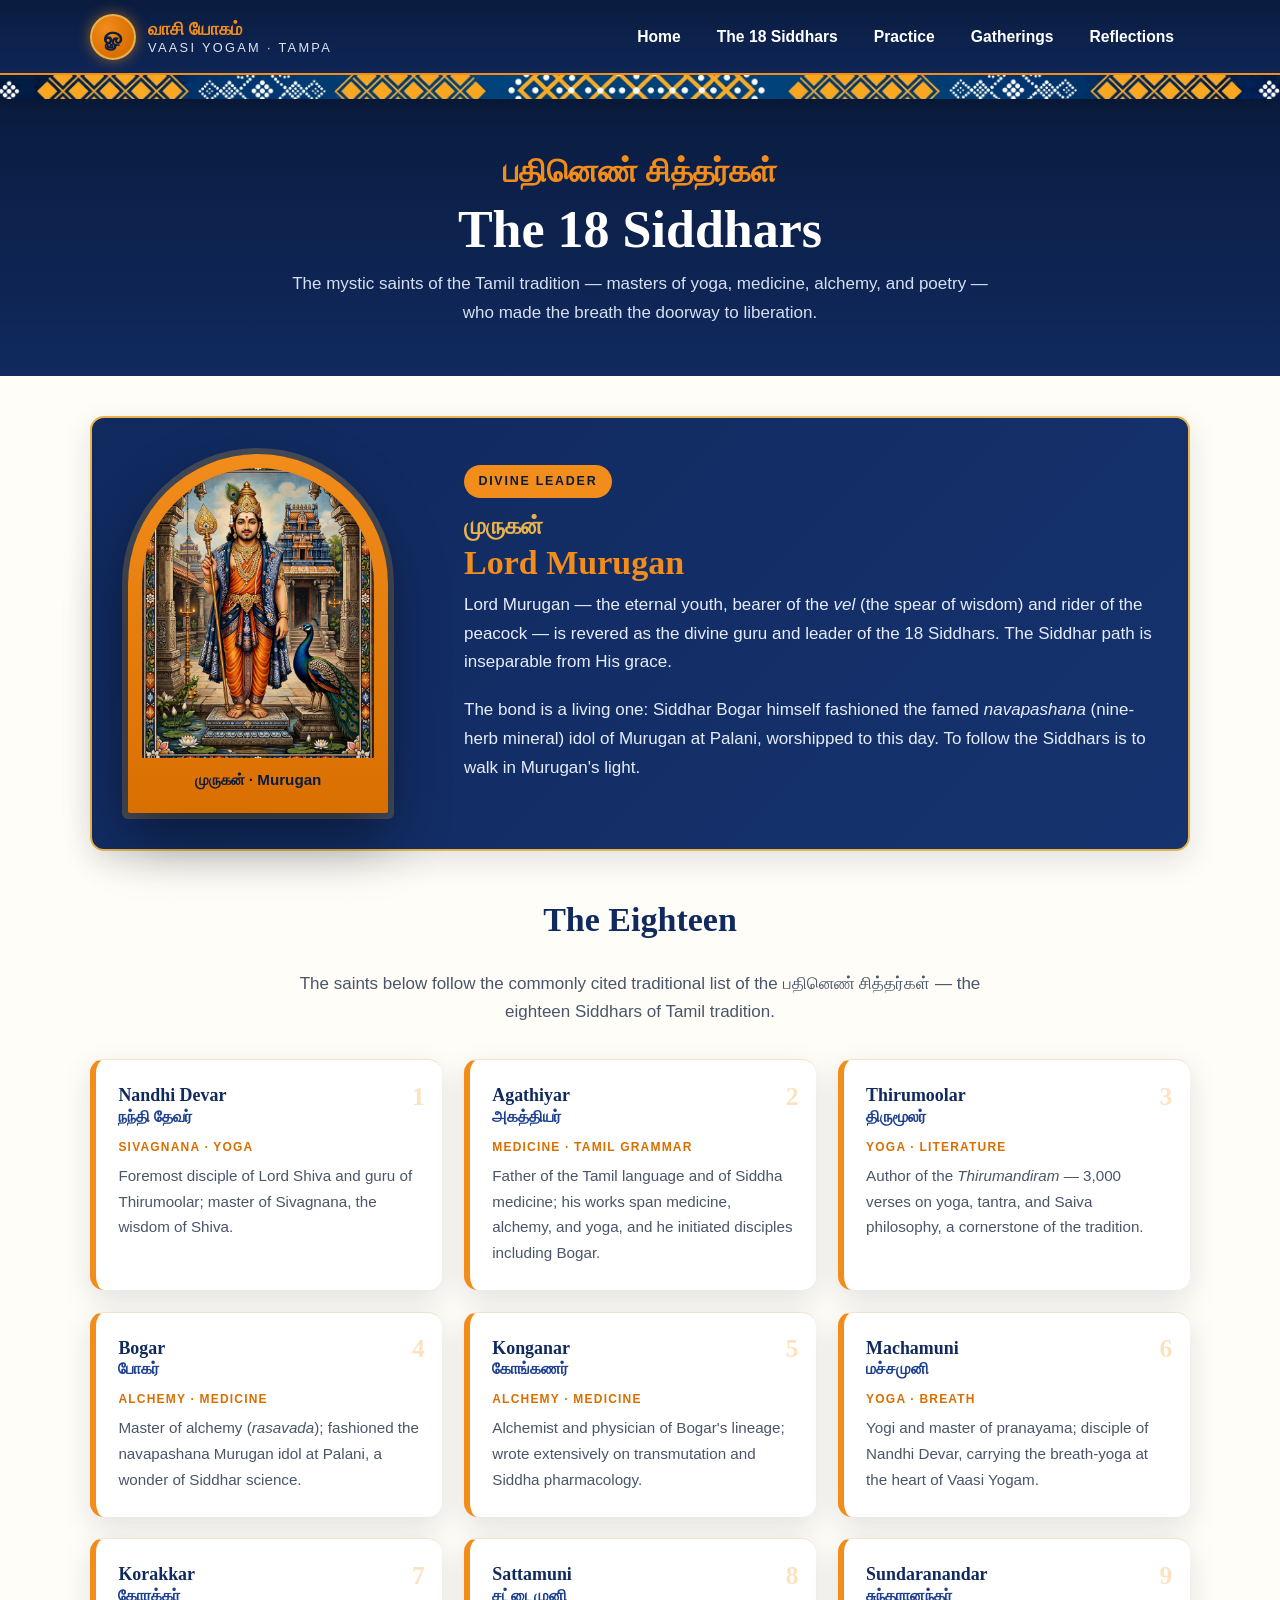
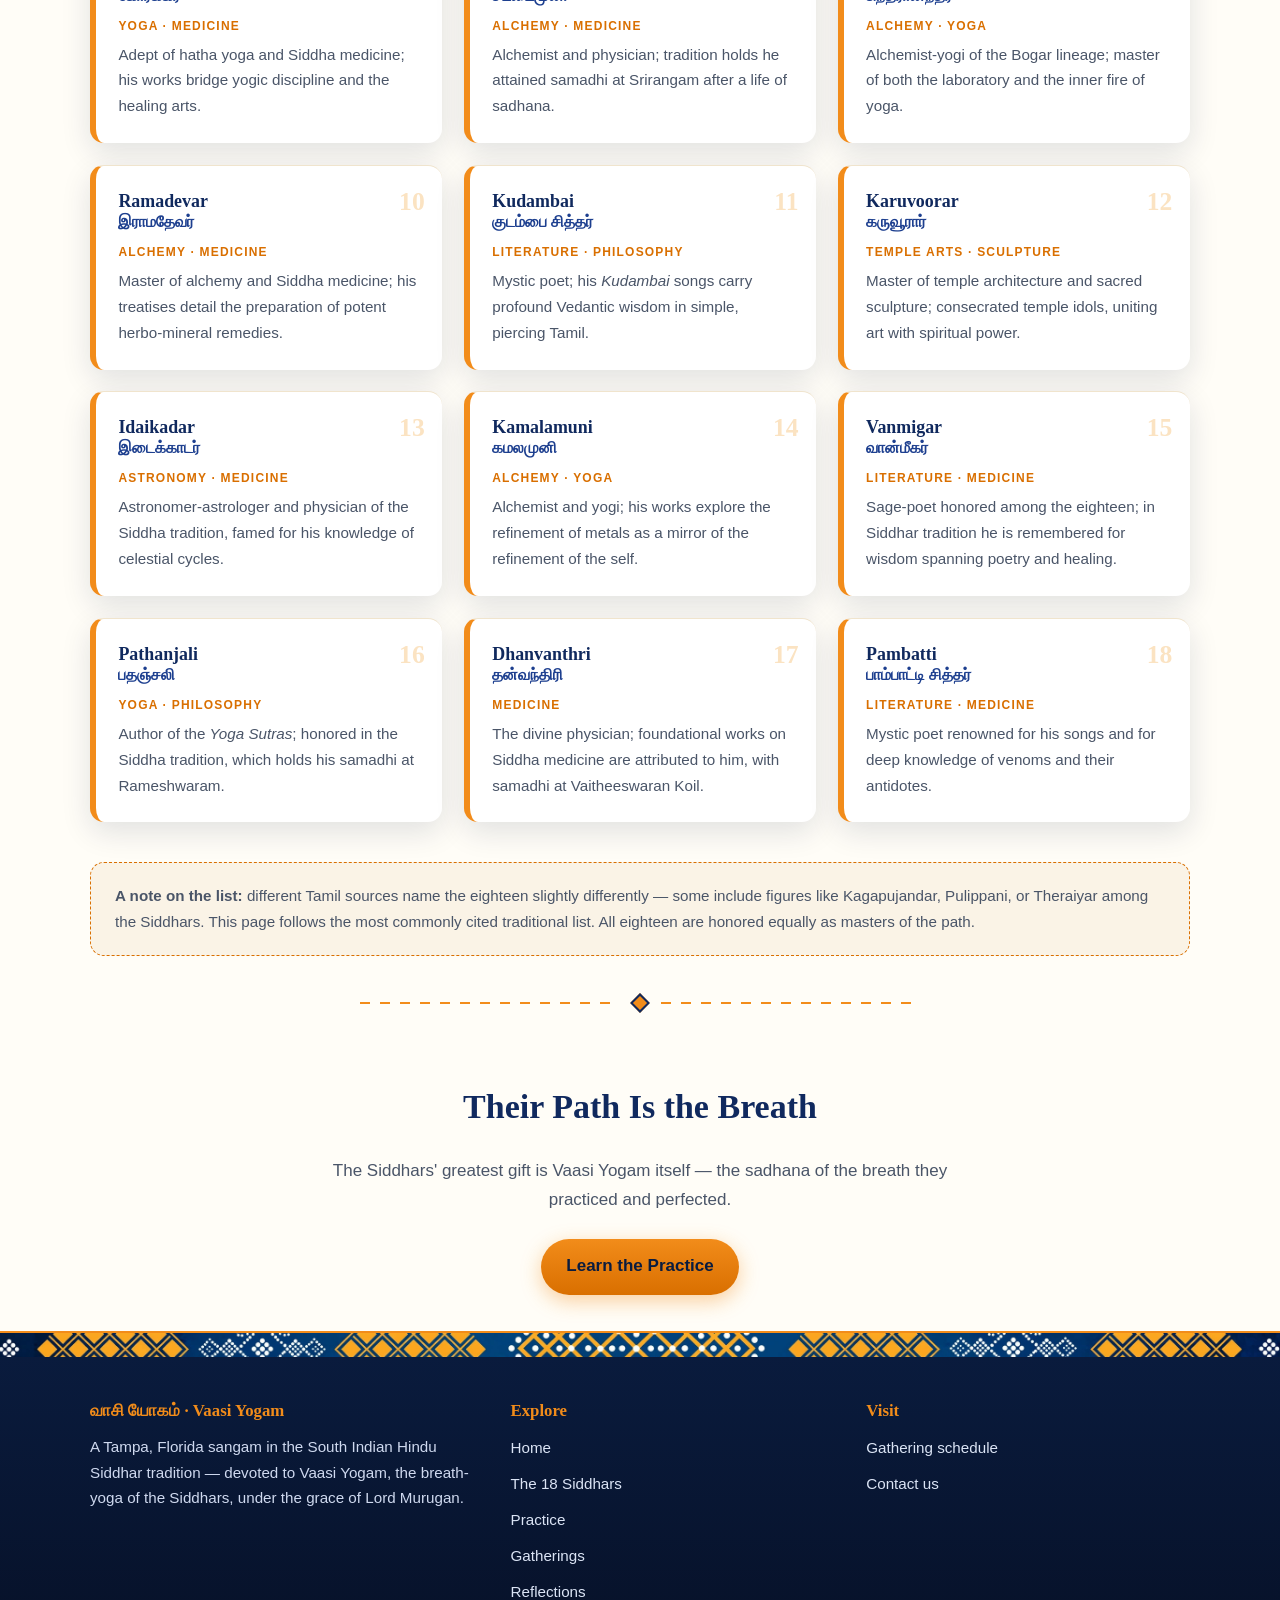
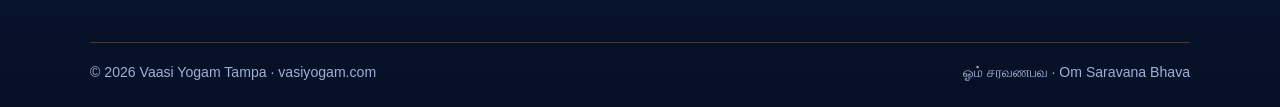
<file: siddhars.html>
<!DOCTYPE html>
<html lang="en">
<head>
  <!-- Google tag (gtag.js) -->
  <script async src="https://www.googletagmanager.com/gtag/js?id=G-7W8B18792C"></script>
  <script>
    window.dataLayer = window.dataLayer || [];
    function gtag(){dataLayer.push(arguments);}
    gtag('js', new Date());
    gtag('config', 'G-7W8B18792C');
  </script>
  <meta charset="UTF-8">
  <meta name="viewport" content="width=device-width, initial-scale=1.0">
  <title>The 18 Siddhars · பதினெண் சித்தர்கள் — Vaasi Yogam Tampa</title>
  <meta name="description" content="Lord Murugan, divine leader of the 18 Siddhars, and the eighteen Tamil Siddhar saints — Agathiyar, Thirumoolar, Bogar and more — with their Tamil names and contributions.">
  <link rel="icon" type="image/svg+xml" href="assets/favicon.svg">
  <link rel="stylesheet" href="assets/styles.css">
  <link rel="canonical" href="https://vasiyogam.com/siddhars">
  <meta property="og:type" content="website">
  <meta property="og:site_name" content="Vaasi Yogam Tampa">
  <meta property="og:title" content="The 18 Siddhars · பதினெண் சித்தர்கள் — Vaasi Yogam Tampa">
  <meta property="og:description" content="Lord Murugan, divine leader of the 18 Siddhars, and the eighteen Tamil Siddhar saints — Agathiyar, Thirumoolar, Bogar and more — with their Tamil names and contributions.">
  <meta property="og:url" content="https://vasiyogam.com/siddhars">
  <meta property="og:image" content="https://vasiyogam.com/assets/siddhar-arunachala.jpg">
  <meta property="og:locale" content="en_US">
  <meta name="twitter:card" content="summary_large_image">
  <meta name="twitter:title" content="The 18 Siddhars · பதினெண் சித்தர்கள் — Vaasi Yogam Tampa">
  <meta name="twitter:description" content="Lord Murugan, divine leader of the 18 Siddhars, and the eighteen Tamil Siddhar saints — Agathiyar, Thirumoolar, Bogar and more — with their Tamil names and contributions.">
  <meta name="twitter:image" content="https://vasiyogam.com/assets/siddhar-arunachala.jpg">
</head>
<body>
  <a class="skip-link" href="#main">Skip to main content</a>

  <header class="site-header">
    <div class="wrap header-inner">
      <a class="brand" href="./" aria-label="Vaasi Yogam — home">
        <span class="brand-mark" aria-hidden="true">ௐ</span>
        <span class="brand-text">
          <span class="ta" lang="ta">வாசி யோகம்</span>
          <span class="en">Vaasi Yogam · Tampa</span>
        </span>
      </a>
      <button class="nav-toggle" aria-expanded="false" aria-controls="site-nav" aria-label="Toggle navigation">☰</button>
      <nav class="site-nav" id="site-nav" aria-label="Primary">
        <ul>
          <li><a href="./">Home</a></li>
          <li><a href="siddhars">The 18 Siddhars</a></li>
          <li><a href="practice">Practice</a></li>
          <li><a href="gatherings">Gatherings</a></li>
          <li><a href="blog/">Reflections</a></li>
        </ul>
      </nav>
    </div>
    <div class="kolam-strip" aria-hidden="true"></div>
  </header>

  <main id="main">
    <section class="page-hero" aria-labelledby="page-title">
      <div class="wrap">
        <h1 id="page-title"><span class="ta" lang="ta">பதினெண் சித்தர்கள்</span>The 18 Siddhars</h1>
        <p>The mystic saints of the Tamil tradition — masters of yoga, medicine, alchemy,
          and poetry — who made the breath the doorway to liberation.</p>
      </div>
    </section>

    <div class="wrap">
      <!-- ============ MURUGAN — LEADER ============ -->
      <article class="leader-card reveal" aria-labelledby="murugan-title">
        <figure class="temple-arch" style="margin:0;">
          <img src="assets/murugan-hero.jpg" alt="Temple-mural style painting of Lord Murugan holding the vel, standing beside his peacock" width="600" height="750" loading="lazy">
          <figcaption><span lang="ta">முருகன்</span> · Murugan</figcaption>
        </figure>
        <div>
          <span class="badge">Divine Leader</span>
          <h2 id="murugan-title"><span class="ta" lang="ta">முருகன்</span>Lord Murugan</h2>
          <p>Lord Murugan — the eternal youth, bearer of the <em>vel</em> (the spear of
            wisdom) and rider of the peacock — is revered as the divine guru and leader
            of the 18 Siddhars. The Siddhar path is inseparable from His grace.</p>
          <p>The bond is a living one: Siddhar Bogar himself fashioned the famed
            <em>navapashana</em> (nine-herb mineral) idol of Murugan at Palani, worshipped
            to this day. To follow the Siddhars is to walk in Murugan's light.</p>
        </div>
      </article>

      <h2 style="text-align:center;">The Eighteen</h2>
      <p style="text-align:center; max-width:44rem; margin:0 auto; color: var(--ink-soft);">
        The saints below follow the commonly cited traditional list of the
        <span lang="ta">பதினெண் சித்தர்கள்</span> — the eighteen Siddhars of Tamil tradition.</p>

      <div class="siddhar-grid">
        <article class="siddhar-card reveal">
          <span class="num" aria-hidden="true">1</span>
          <h3>Nandhi Devar <span class="ta" lang="ta">நந்தி தேவர்</span></h3>
          <span class="field">Sivagnana · Yoga</span>
          <p>Foremost disciple of Lord Shiva and guru of Thirumoolar; master of
            Sivagnana, the wisdom of Shiva.</p>
        </article>
        <article class="siddhar-card reveal">
          <span class="num" aria-hidden="true">2</span>
          <h3>Agathiyar <span class="ta" lang="ta">அகத்தியர்</span></h3>
          <span class="field">Medicine · Tamil grammar</span>
          <p>Father of the Tamil language and of Siddha medicine; his works span
            medicine, alchemy, and yoga, and he initiated disciples including Bogar.</p>
        </article>
        <article class="siddhar-card reveal">
          <span class="num" aria-hidden="true">3</span>
          <h3>Thirumoolar <span class="ta" lang="ta">திருமூலர்</span></h3>
          <span class="field">Yoga · Literature</span>
          <p>Author of the <em>Thirumandiram</em> — 3,000 verses on yoga, tantra, and
            Saiva philosophy, a cornerstone of the tradition.</p>
        </article>
        <article class="siddhar-card reveal">
          <span class="num" aria-hidden="true">4</span>
          <h3>Bogar <span class="ta" lang="ta">போகர்</span></h3>
          <span class="field">Alchemy · Medicine</span>
          <p>Master of alchemy (<em>rasavada</em>); fashioned the navapashana Murugan
            idol at Palani, a wonder of Siddhar science.</p>
        </article>
        <article class="siddhar-card reveal">
          <span class="num" aria-hidden="true">5</span>
          <h3>Konganar <span class="ta" lang="ta">கோங்கணர்</span></h3>
          <span class="field">Alchemy · Medicine</span>
          <p>Alchemist and physician of Bogar's lineage; wrote extensively on
            transmutation and Siddha pharmacology.</p>
        </article>
        <article class="siddhar-card reveal">
          <span class="num" aria-hidden="true">6</span>
          <h3>Machamuni <span class="ta" lang="ta">மச்சமுனி</span></h3>
          <span class="field">Yoga · Breath</span>
          <p>Yogi and master of pranayama; disciple of Nandhi Devar, carrying the
            breath-yoga at the heart of Vaasi Yogam.</p>
        </article>
        <article class="siddhar-card reveal">
          <span class="num" aria-hidden="true">7</span>
          <h3>Korakkar <span class="ta" lang="ta">கோரக்கர்</span></h3>
          <span class="field">Yoga · Medicine</span>
          <p>Adept of hatha yoga and Siddha medicine; his works bridge yogic
            discipline and the healing arts.</p>
        </article>
        <article class="siddhar-card reveal">
          <span class="num" aria-hidden="true">8</span>
          <h3>Sattamuni <span class="ta" lang="ta">சட்டைமுனி</span></h3>
          <span class="field">Alchemy · Medicine</span>
          <p>Alchemist and physician; tradition holds he attained samadhi at
            Srirangam after a life of sadhana.</p>
        </article>
        <article class="siddhar-card reveal">
          <span class="num" aria-hidden="true">9</span>
          <h3>Sundaranandar <span class="ta" lang="ta">சுந்தரானந்தர்</span></h3>
          <span class="field">Alchemy · Yoga</span>
          <p>Alchemist-yogi of the Bogar lineage; master of both the laboratory
            and the inner fire of yoga.</p>
        </article>
        <article class="siddhar-card reveal">
          <span class="num" aria-hidden="true">10</span>
          <h3>Ramadevar <span class="ta" lang="ta">இராமதேவர்</span></h3>
          <span class="field">Alchemy · Medicine</span>
          <p>Master of alchemy and Siddha medicine; his treatises detail the
            preparation of potent herbo-mineral remedies.</p>
        </article>
        <article class="siddhar-card reveal">
          <span class="num" aria-hidden="true">11</span>
          <h3>Kudambai <span class="ta" lang="ta">குடம்பை சித்தர்</span></h3>
          <span class="field">Literature · Philosophy</span>
          <p>Mystic poet; his <em>Kudambai</em> songs carry profound Vedantic wisdom
            in simple, piercing Tamil.</p>
        </article>
        <article class="siddhar-card reveal">
          <span class="num" aria-hidden="true">12</span>
          <h3>Karuvoorar <span class="ta" lang="ta">கருவூரார்</span></h3>
          <span class="field">Temple arts · Sculpture</span>
          <p>Master of temple architecture and sacred sculpture; consecrated
            temple idols, uniting art with spiritual power.</p>
        </article>
        <article class="siddhar-card reveal">
          <span class="num" aria-hidden="true">13</span>
          <h3>Idaikadar <span class="ta" lang="ta">இடைக்காடர்</span></h3>
          <span class="field">Astronomy · Medicine</span>
          <p>Astronomer-astrologer and physician of the Siddha tradition, famed
            for his knowledge of celestial cycles.</p>
        </article>
        <article class="siddhar-card reveal">
          <span class="num" aria-hidden="true">14</span>
          <h3>Kamalamuni <span class="ta" lang="ta">கமலமுனி</span></h3>
          <span class="field">Alchemy · Yoga</span>
          <p>Alchemist and yogi; his works explore the refinement of metals as a
            mirror of the refinement of the self.</p>
        </article>
        <article class="siddhar-card reveal">
          <span class="num" aria-hidden="true">15</span>
          <h3>Vanmigar <span class="ta" lang="ta">வான்மீகர்</span></h3>
          <span class="field">Literature · Medicine</span>
          <p>Sage-poet honored among the eighteen; in Siddhar tradition he is
            remembered for wisdom spanning poetry and healing.</p>
        </article>
        <article class="siddhar-card reveal">
          <span class="num" aria-hidden="true">16</span>
          <h3>Pathanjali <span class="ta" lang="ta">பதஞ்சலி</span></h3>
          <span class="field">Yoga · Philosophy</span>
          <p>Author of the <em>Yoga Sutras</em>; honored in the Siddha tradition,
            which holds his samadhi at Rameshwaram.</p>
        </article>
        <article class="siddhar-card reveal">
          <span class="num" aria-hidden="true">17</span>
          <h3>Dhanvanthri <span class="ta" lang="ta">தன்வந்திரி</span></h3>
          <span class="field">Medicine</span>
          <p>The divine physician; foundational works on Siddha medicine are
            attributed to him, with samadhi at Vaitheeswaran Koil.</p>
        </article>
        <article class="siddhar-card reveal">
          <span class="num" aria-hidden="true">18</span>
          <h3>Pambatti <span class="ta" lang="ta">பாம்பாட்டி சித்தர்</span></h3>
          <span class="field">Literature · Medicine</span>
          <p>Mystic poet renowned for his songs and for deep knowledge of venoms
            and their antidotes.</p>
        </article>
      </div>

      <aside class="tradition-note">
        <strong>A note on the list:</strong> different Tamil sources name the eighteen
        slightly differently — some include figures like Kagapujandar, Pulippani, or
        Theraiyar among the Siddhars. This page follows the most commonly cited
        traditional list. All eighteen are honored equally as masters of the path.
      </aside>

      <div class="kolam-rule" aria-hidden="true"><span class="diamond"></span></div>

      <section class="block tight" style="text-align:center;" aria-label="Continue exploring">
        <h2>Their Path Is the Breath</h2>
        <p style="max-width: 40rem; margin: 0 auto 1.5rem; color: var(--ink-soft);">
          The Siddhars' greatest gift is Vaasi Yogam itself — the sadhana of the breath
          they practiced and perfected.</p>
        <a class="btn btn-primary" href="practice">Learn the Practice</a>
      </section>
    </div>
  </main>

  <footer class="site-footer">
    <div class="kolam-strip" aria-hidden="true"></div>
    <div class="wrap">
      <div class="footer-inner">
        <div>
          <h3><span lang="ta">வாசி யோகம்</span> · Vaasi Yogam</h3>
          <p>A Tampa, Florida sangam in the South Indian Hindu Siddhar tradition —
            devoted to Vaasi Yogam, the breath-yoga of the Siddhars, under the grace of
            Lord Murugan.</p>
        </div>
        <nav aria-label="Footer">
          <h3>Explore</h3>
          <ul>
            <li><a href="./">Home</a></li>
            <li><a href="siddhars">The 18 Siddhars</a></li>
            <li><a href="practice">Practice</a></li>
            <li><a href="gatherings">Gatherings</a></li>
            <li><a href="blog/">Reflections</a></li>
          </ul>
        </nav>
        <div>
          <h3>Visit</h3>
          <ul>
            <li><a href="gatherings">Gathering schedule</a></li>
            <li><a href="gatherings#contact">Contact us</a></li>
          </ul>
        </div>
      </div>
      <div class="footer-base">
        <span>© <span id="year">2026</span> Vaasi Yogam Tampa · vasiyogam.com</span>
        <span><span lang="ta">ஓம் சரவணபவ</span> · Om Saravana Bhava</span>
      </div>
    </div>
  </footer>

  <script src="assets/main.js"></script>
</body>
</html>
</file>
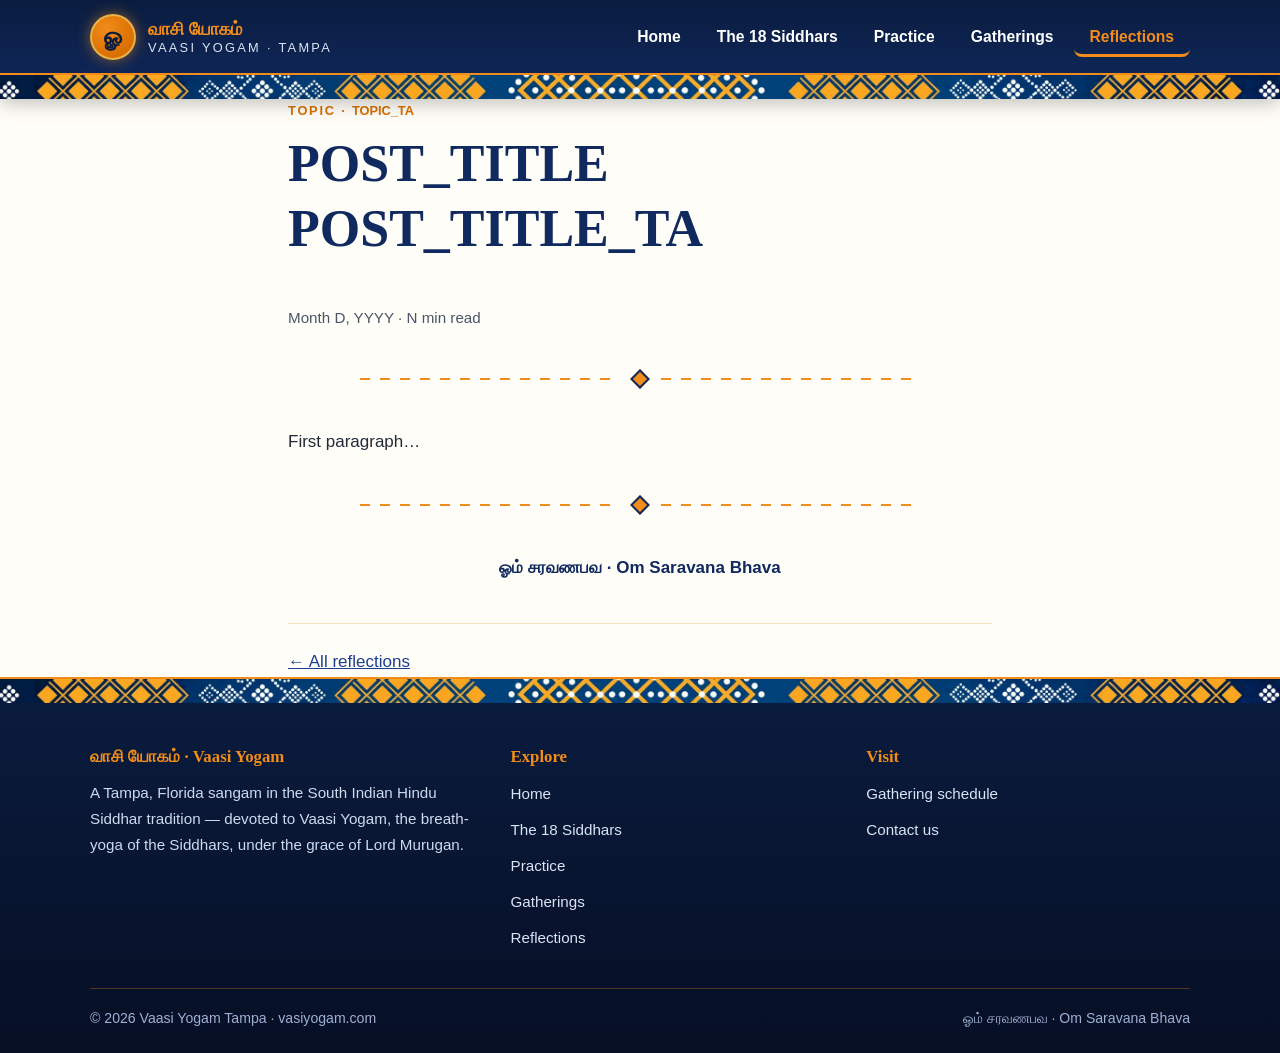
<file: blog/_template.html>
<!DOCTYPE html>
<html lang="en">
<!-- POST TEMPLATE — NOT indexed. Copy to blog/your-slug.html, fill in the
     PLACEHOLDERS, REMOVE the noindex robots tag below, then add a card
     to blog/index.html, an item to blog/feed.xml, and a <url> entry to sitemap.xml. -->
<head>
  <meta name="robots" content="noindex, nofollow">
  <!-- Google tag (gtag.js) -->
  <script async src="https://www.googletagmanager.com/gtag/js?id=G-7W8B18792C"></script>
  <script>
    window.dataLayer = window.dataLayer || [];
    function gtag(){dataLayer.push(arguments);}
    gtag('js', new Date());
    gtag('config', 'G-7W8B18792C');
  </script>
  <meta charset="UTF-8">
  <meta name="viewport" content="width=device-width, initial-scale=1.0">
  <title>POST_TITLE · POST_TITLE_TA — Vaasi Yogam Tampa</title>
  <meta name="description" content="POST_DESCRIPTION (1-2 sentences).">
  <link rel="canonical" href="https://vasiyogam.com/blog/POST_SLUG.html">
  <meta property="og:type" content="website">
  <meta property="og:site_name" content="Vaasi Yogam Tampa">
  <meta property="og:title" content="POST_TITLE · POST_TITLE_TA — Vaasi Yogam Tampa">
  <meta property="og:description" content="POST_DESCRIPTION (1-2 sentences).">
  <meta property="og:url" content="https://vasiyogam.com/blog/POST_SLUG.html">
  <meta property="og:image" content="https://vasiyogam.com/assets/siddhar-arunachala.jpg">
  <meta property="og:locale" content="en_US">
  <meta name="twitter:card" content="summary_large_image">
  <meta name="twitter:title" content="POST_TITLE · POST_TITLE_TA — Vaasi Yogam Tampa">
  <meta name="twitter:description" content="POST_DESCRIPTION (1-2 sentences).">
  <meta name="twitter:image" content="https://vasiyogam.com/assets/siddhar-arunachala.jpg">
  <link rel="icon" type="image/svg+xml" href="../assets/favicon.svg">
  <link rel="stylesheet" href="../assets/styles.css">
</head>
<body>
  <a class="skip-link" href="#main">Skip to main content</a>

  <header class="site-header">
    <div class="wrap header-inner">
      <a class="brand" href="../" aria-label="Vaasi Yogam — home">
        <span class="brand-mark" aria-hidden="true">ௐ</span>
        <span class="brand-text">
          <span class="ta" lang="ta">வாசி யோகம்</span>
          <span class="en">Vaasi Yogam · Tampa</span>
        </span>
      </a>
      <button class="nav-toggle" aria-expanded="false" aria-controls="site-nav" aria-label="Toggle navigation">☰</button>
      <nav class="site-nav" id="site-nav" aria-label="Primary">
        <ul>
          <li><a href="../">Home</a></li>
          <li><a href="../siddhars">The 18 Siddhars</a></li>
          <li><a href="../practice">Practice</a></li>
          <li><a href="../gatherings">Gatherings</a></li>
          <li><a href="./" aria-current="page">Reflections</a></li>
        </ul>
      </nav>
    </div>
    <div class="kolam-strip" aria-hidden="true"></div>
  </header>

  <main id="main">
    <article class="block" aria-labelledby="post-title">
      <div class="wrap post">
        <p class="topic-kicker">TOPIC · <span lang="ta">TOPIC_TA</span></p>
        <h1 id="post-title">POST_TITLE <span class="ta" lang="ta">POST_TITLE_TA</span></h1>
        <p class="post-meta"><time datetime="YYYY-MM-DD">Month D, YYYY</time> · N min read</p>
        <div class="kolam-rule" aria-hidden="true"><span class="diamond"></span></div>
        <!-- POST BODY: short paragraphs, one idea each. Tamil terms wrapped in
             <span lang="ta">…</span>. No invented lineage, teachers, or credentials. -->
        <p>First paragraph…</p>
        <div class="kolam-rule" aria-hidden="true"><span class="diamond"></span></div>
        <p class="post-signoff"><span lang="ta">ஓம் சரவணபவ</span> · Om Saravana Bhava</p>
        <nav class="post-nav" aria-label="More reflections">
          <a href="./">← All reflections</a>
        </nav>
      </div>
    </article>
  </main>
  <footer class="site-footer">
    <div class="kolam-strip" aria-hidden="true"></div>
    <div class="wrap">
      <div class="footer-inner">
        <div>
          <h3><span lang="ta">வாசி யோகம்</span> · Vaasi Yogam</h3>
          <p>A Tampa, Florida sangam in the South Indian Hindu Siddhar tradition —
            devoted to Vaasi Yogam, the breath-yoga of the Siddhars, under the grace of
            Lord Murugan.</p>
        </div>
        <nav aria-label="Footer">
          <h3>Explore</h3>
          <ul>
            <li><a href="../">Home</a></li>
            <li><a href="../siddhars">The 18 Siddhars</a></li>
            <li><a href="../practice">Practice</a></li>
            <li><a href="../gatherings">Gatherings</a></li>
            <li><a href="./">Reflections</a></li>
          </ul>
        </nav>
        <div>
          <h3>Visit</h3>
          <ul>
            <li><a href="../gatherings">Gathering schedule</a></li>
            <li><a href="../gatherings#contact">Contact us</a></li>
          </ul>
        </div>
      </div>
      <div class="footer-base">
        <span>© <span id="year">2026</span> Vaasi Yogam Tampa · vasiyogam.com</span>
        <span><span lang="ta">ஓம் சரவணபவ</span> · Om Saravana Bhava</span>
      </div>
    </div>
  </footer>

  <script src="../assets/main.js"></script>
</body>
</html>
</file>
<file: assets/styles.css>
/* ============================================================
   Vaasi Yogam — vasiyogam.com
   South Indian Hindu Siddhar tradition · Tiruvannamalai temple theme
   Palette: saffron orange · deep temple blue · white
   Plain CSS, zero build step. Mobile-first, responsive, accessible.
   ============================================================ */

:root {
  --blue-950: #0a1c3f;
  --blue-900: #10295e;
  --blue-800: #16336f;
  --blue-700: #1d3f8f;
  --saffron: #f28c1a;
  --saffron-deep: #d96f00;
  --saffron-soft: #fbe3c2;
  --gold: #e8b34b;
  --paper: #fffdf7;
  --paper-dim: #faf3e6;
  --ink: #232b38;
  --ink-soft: #4a5568;
  --white: #ffffff;
  --radius: 14px;
  --shadow: 0 10px 30px rgba(10, 28, 63, 0.12);
  --font-display: "Iowan Old Style", "Palatino Linotype", Palatino, Georgia, "Noto Serif", serif;
  --font-body: -apple-system, BlinkMacSystemFont, "Segoe UI", "Noto Sans", "Noto Sans Tamil", Helvetica, Arial, sans-serif;
}

*, *::before, *::after { box-sizing: border-box; }

html { scroll-behavior: smooth; }

@media (prefers-reduced-motion: reduce) {
  html { scroll-behavior: auto; }
  *, *::before, *::after { animation: none !important; transition: none !important; }
}

body {
  margin: 0;
  font-family: var(--font-body);
  color: var(--ink);
  background: var(--paper);
  line-height: 1.7;
  font-size: 1.0625rem;
}

img { max-width: 100%; height: auto; display: block; }

h1, h2, h3 {
  font-family: var(--font-display);
  color: var(--blue-900);
  line-height: 1.25;
  margin-top: 0;
}

h1 { font-size: clamp(2rem, 5vw, 3.25rem); }
h2 { font-size: clamp(1.5rem, 3.5vw, 2.125rem); }
h3 { font-size: 1.25rem; }

p { margin: 0 0 1.1em; }

a { color: var(--blue-700); }
a:hover, a:focus-visible { color: var(--saffron-deep); }

:focus-visible {
  outline: 3px solid var(--saffron);
  outline-offset: 3px;
  border-radius: 4px;
}

/* Tamil script accents */
[lang="ta"] { letter-spacing: 0; }

/* Skip link */
.skip-link {
  position: absolute;
  left: -9999px;
  top: 0;
  background: var(--saffron);
  color: var(--blue-950);
  font-weight: 700;
  padding: 0.75rem 1.25rem;
  z-index: 200;
  border-radius: 0 0 8px 0;
}
.skip-link:focus { left: 0; }

/* ---------- Layout ---------- */
.wrap {
  width: min(1100px, 92%);
  margin: 0 auto;
}

section.block { padding: 3.5rem 0; }
section.block.tight { padding: 2.25rem 0; }

/* ---------- Header ---------- */
.site-header {
  background: linear-gradient(180deg, var(--blue-950) 0%, var(--blue-900) 100%);
  color: var(--white);
  position: sticky;
  top: 0;
  z-index: 100;
  box-shadow: 0 4px 18px rgba(0, 0, 0, 0.25);
}

.header-inner {
  display: flex;
  align-items: center;
  justify-content: space-between;
  gap: 1rem;
  padding: 0.85rem 0;
}

.brand {
  display: flex;
  align-items: center;
  gap: 0.75rem;
  text-decoration: none;
  color: var(--white);
}

.brand-mark {
  width: 46px;
  height: 46px;
  flex: 0 0 46px;
  border-radius: 50%;
  background: radial-gradient(circle at 35% 30%, var(--saffron) 0%, var(--saffron-deep) 70%);
  display: grid;
  place-items: center;
  font-size: 1.5rem;
  color: var(--blue-950);
  font-weight: 700;
  border: 2px solid var(--gold);
  box-shadow: 0 0 14px rgba(242, 140, 26, 0.55);
}

.brand-text { line-height: 1.2; }
.brand-text .ta {
  display: block;
  font-size: 1.15rem;
  font-weight: 700;
  color: var(--saffron);
}
.brand-text .en {
  display: block;
  font-size: 0.8rem;
  letter-spacing: 0.18em;
  text-transform: uppercase;
  color: #dbe4f5;
}

/* Ornamental kolam strip under the header */
.kolam-strip {
  height: 26px;
  background: url("kolam-divider.jpg") center / cover no-repeat, var(--blue-950);
  border-top: 2px solid var(--saffron);
}

/* ---------- Nav ---------- */
.nav-toggle {
  display: none;
  background: transparent;
  border: 2px solid var(--saffron);
  color: var(--white);
  border-radius: 8px;
  padding: 0.45rem 0.7rem;
  font-size: 1.1rem;
  cursor: pointer;
}

.site-nav ul {
  list-style: none;
  margin: 0;
  padding: 0;
  display: flex;
  gap: 0.25rem;
}

.site-nav a {
  color: var(--white);
  text-decoration: none;
  padding: 0.6rem 1rem;
  border-radius: 8px;
  font-weight: 600;
  font-size: 0.98rem;
  border-bottom: 3px solid transparent;
  transition: background 0.2s, border-color 0.2s, color 0.2s;
}

.site-nav a:hover {
  background: rgba(242, 140, 26, 0.15);
  color: var(--saffron);
}

.site-nav a[aria-current="page"] {
  color: var(--saffron);
  border-bottom-color: var(--saffron);
}

/* ---------- Hero ---------- */
.hero {
  background:
    radial-gradient(1100px 480px at 80% -10%, rgba(242, 140, 26, 0.16), transparent 60%),
    linear-gradient(180deg, var(--blue-950) 0%, var(--blue-900) 55%, #123064 100%);
  color: var(--white);
  overflow: hidden;
}

.hero-inner {
  display: grid;
  grid-template-columns: 1.05fr 0.95fr;
  gap: 3rem;
  align-items: center;
  padding: 4rem 0 3.5rem;
}

.hero-eyebrow {
  color: var(--saffron);
  font-weight: 700;
  letter-spacing: 0.22em;
  text-transform: uppercase;
  font-size: 0.82rem;
  margin: 0 0 1rem;
}

.hero h1 { color: var(--white); margin-bottom: 0.4rem; }
.hero h1 .ta { color: var(--saffron); }

.hero-sub {
  font-family: var(--font-display);
  font-size: clamp(1.15rem, 2.6vw, 1.5rem);
  color: #f3e7d3;
  margin: 0 0 1.25rem;
}

.hero p.lede { color: #d7e0f2; max-width: 34rem; }

.hero-cta { display: flex; flex-wrap: wrap; gap: 0.9rem; margin-top: 1.75rem; }

.btn {
  display: inline-block;
  text-decoration: none;
  font-weight: 700;
  padding: 0.85rem 1.6rem;
  border-radius: 999px;
  transition: transform 0.15s, box-shadow 0.15s, background 0.2s;
}

.btn-primary {
  background: linear-gradient(180deg, var(--saffron), var(--saffron-deep));
  color: var(--blue-950);
  box-shadow: 0 6px 20px rgba(242, 140, 26, 0.4);
}
.btn-primary:hover, .btn-primary:focus-visible {
  color: var(--blue-950);
  transform: translateY(-2px);
  box-shadow: 0 10px 26px rgba(242, 140, 26, 0.5);
}

.btn-ghost {
  border: 2px solid rgba(255, 255, 255, 0.65);
  color: var(--white);
}
.btn-ghost:hover, .btn-ghost:focus-visible {
  border-color: var(--saffron);
  color: var(--saffron);
  transform: translateY(-2px);
}

/* Temple-niche arch framing the Murugan image */
.temple-arch {
  border-radius: 999px 999px var(--radius) var(--radius);
  padding: 14px;
  background: linear-gradient(180deg, var(--saffron), var(--saffron-deep));
  box-shadow: 0 24px 60px rgba(0, 0, 0, 0.45), 0 0 0 6px rgba(232, 179, 75, 0.25);
  max-width: 420px;
  margin-inline: auto;
}
.temple-arch img {
  border-radius: 999px 999px 8px 8px;
  aspect-ratio: 4 / 5;
  object-fit: cover;
  width: 100%;
}
.temple-arch figcaption {
  text-align: center;
  color: var(--blue-950);
  font-weight: 700;
  padding: 0.6rem 0.5rem 0.35rem;
  font-size: 0.95rem;
}

/* ---------- Kolam divider band ---------- */
.kolam-band {
  height: 84px;
  background: url("kolam-divider.jpg") center / cover no-repeat;
  border-top: 3px solid var(--saffron-deep);
  border-bottom: 3px solid var(--saffron-deep);
}

/* CSS-only diamond rule (works even if the image is unavailable) */
.kolam-rule {
  display: flex;
  align-items: center;
  gap: 0.9rem;
  margin: 2.5rem auto;
  max-width: 560px;
  color: var(--saffron-deep);
}
.kolam-rule::before, .kolam-rule::after {
  content: "";
  height: 2px;
  flex: 1;
  background: repeating-linear-gradient(90deg, var(--saffron) 0 10px, transparent 10px 20px);
}
.kolam-rule .diamond {
  width: 14px;
  height: 14px;
  background: var(--saffron);
  transform: rotate(45deg);
  border: 2px solid var(--blue-900);
  flex: 0 0 auto;
}

/* ---------- Cards ---------- */
.card-grid {
  display: grid;
  grid-template-columns: repeat(3, 1fr);
  gap: 1.5rem;
  margin-top: 2rem;
}

.card {
  background: var(--white);
  border-radius: var(--radius);
  border-top: 5px solid var(--saffron);
  box-shadow: var(--shadow);
  padding: 1.75rem 1.5rem;
  display: flex;
  flex-direction: column;
  gap: 0.6rem;
  transition: transform 0.18s, box-shadow 0.18s;
}
.card:hover { transform: translateY(-5px); box-shadow: 0 16px 36px rgba(10, 28, 63, 0.18); }
.card h3 { margin: 0; }
.card h3 .ta { display: block; color: var(--saffron-deep); font-size: 1.05rem; margin-top: 0.2rem; }
.card p { color: var(--ink-soft); font-size: 0.98rem; margin: 0; flex: 1; }
.card .card-link {
  margin-top: 0.75rem;
  font-weight: 700;
  color: var(--saffron-deep);
  text-decoration: none;
}
.card .card-link:hover { text-decoration: underline; }

/* ---------- Split sections (image + text) ---------- */
.split {
  display: grid;
  grid-template-columns: 1fr 1fr;
  gap: 3rem;
  align-items: center;
}
.split figure { margin: 0; }
.split img.framed {
  border-radius: var(--radius);
  border: 6px solid var(--white);
  outline: 3px solid var(--saffron);
  box-shadow: var(--shadow);
}
.split figcaption {
  font-size: 0.88rem;
  color: var(--ink-soft);
  margin-top: 0.6rem;
  text-align: center;
}

/* ---------- Page hero (interior pages) ---------- */
.page-hero {
  background: linear-gradient(180deg, var(--blue-950), var(--blue-900));
  color: var(--white);
  padding: 3.25rem 0 3rem;
  text-align: center;
}
.page-hero h1 { color: var(--white); margin-bottom: 0.5rem; }
.page-hero h1 .ta { color: var(--saffron); display: block; font-size: 0.62em; margin-bottom: 0.35rem; }
.page-hero p { color: #d7e0f2; max-width: 44rem; margin: 0 auto; }

/* Wide banner image under a page hero */
.banner-img {
  width: 100%;
  max-height: 380px;
  object-fit: cover;
  border-bottom: 4px solid var(--saffron-deep);
}

/* ---------- Siddhar leader feature ---------- */
.leader-card {
  display: grid;
  grid-template-columns: 300px 1fr;
  gap: 2.25rem;
  align-items: center;
  background: linear-gradient(135deg, var(--blue-900), var(--blue-800));
  color: var(--white);
  border-radius: var(--radius);
  padding: 2.25rem;
  box-shadow: var(--shadow);
  border: 2px solid var(--gold);
  margin: 2.5rem 0 3rem;
}
.leader-card h2 { color: var(--saffron); margin-bottom: 0.4rem; }
.leader-card h2 .ta { display: block; font-size: 0.7em; color: var(--gold); }
.leader-card p { color: #e6ecf9; }
.leader-card .temple-arch { max-width: 260px; }
.leader-card .badge {
  display: inline-block;
  background: var(--saffron);
  color: var(--blue-950);
  font-weight: 800;
  font-size: 0.78rem;
  letter-spacing: 0.14em;
  text-transform: uppercase;
  padding: 0.35rem 0.9rem;
  border-radius: 999px;
  margin-bottom: 0.9rem;
}

/* ---------- Siddhar grid ---------- */
.siddhar-grid {
  display: grid;
  grid-template-columns: repeat(auto-fill, minmax(300px, 1fr));
  gap: 1.35rem;
  margin-top: 2rem;
}
.siddhar-card {
  background: var(--white);
  border-radius: var(--radius);
  box-shadow: var(--shadow);
  padding: 1.5rem 1.4rem;
  border-left: 6px solid var(--saffron);
  border-top: 1px solid #f0e4cd;
  position: relative;
}
.siddhar-card .num {
  position: absolute;
  top: 0.9rem;
  right: 1.1rem;
  font-family: var(--font-display);
  font-size: 1.6rem;
  color: var(--saffron-soft);
  font-weight: 700;
}
.siddhar-card h3 { margin: 0 2.2rem 0.15rem 0; font-size: 1.12rem; }
.siddhar-card h3 .ta { display: block; color: var(--blue-700); font-size: 1.02rem; }
.siddhar-card .field {
  display: inline-block;
  font-size: 0.75rem;
  font-weight: 700;
  letter-spacing: 0.1em;
  text-transform: uppercase;
  color: var(--saffron-deep);
  margin: 0.45rem 0 0.35rem;
}
.siddhar-card p { margin: 0; font-size: 0.95rem; color: var(--ink-soft); }

.tradition-note {
  background: var(--paper-dim);
  border: 1px dashed var(--saffron-deep);
  border-radius: var(--radius);
  padding: 1.25rem 1.5rem;
  margin-top: 2.5rem;
  font-size: 0.95rem;
  color: var(--ink-soft);
}

/* ---------- Practice page ---------- */
.practice-list { list-style: none; margin: 1.5rem 0 0; padding: 0; display: grid; gap: 1.1rem; }
.practice-list li {
  background: var(--white);
  border-radius: var(--radius);
  box-shadow: var(--shadow);
  padding: 1.35rem 1.5rem 1.35rem 1.25rem;
  border-left: 6px solid var(--blue-700);
}
.practice-list li strong { color: var(--blue-900); }
.practice-list li p { margin: 0.35rem 0 0; color: var(--ink-soft); font-size: 0.98rem; }

.callout {
  background: linear-gradient(135deg, var(--blue-900), var(--blue-700));
  color: var(--white);
  border-radius: var(--radius);
  padding: 2rem 2.25rem;
  margin-top: 2.75rem;
  border: 2px solid var(--gold);
}
.callout h2, .callout h3 { color: var(--saffron); }
.callout p { color: #e6ecf9; }
.callout p:last-child { margin-bottom: 0; }
.callout a { color: var(--saffron); font-weight: 700; }

/* ---------- Gatherings ---------- */
.schedule-table { width: 100%; border-collapse: collapse; margin-top: 1.5rem; background: var(--white); border-radius: var(--radius); overflow: hidden; box-shadow: var(--shadow); }
.schedule-table th, .schedule-table td { text-align: left; padding: 1rem 1.25rem; }
.schedule-table thead th {
  background: var(--blue-900);
  color: var(--white);
  font-family: var(--font-display);
  letter-spacing: 0.04em;
}
.schedule-table tbody tr { border-top: 1px solid #eee2c8; }
.schedule-table tbody tr:nth-child(even) { background: var(--paper-dim); }
.schedule-table td.day { font-weight: 700; color: var(--blue-900); white-space: nowrap; }

.contact-cards { display: grid; grid-template-columns: repeat(auto-fit, minmax(260px, 1fr)); gap: 1.25rem; margin-top: 1.5rem; }
.contact-card {
  background: var(--white);
  border-radius: var(--radius);
  box-shadow: var(--shadow);
  padding: 1.5rem;
  border-top: 5px solid var(--blue-700);
  text-align: center;
}
.contact-card h3 { margin-bottom: 0.4rem; }
.contact-card .placeholder {
  display: inline-block;
  margin-top: 0.5rem;
  background: var(--saffron-soft);
  color: var(--saffron-deep);
  font-weight: 700;
  padding: 0.5rem 1.1rem;
  border-radius: 999px;
  border: 1px dashed var(--saffron-deep);
  word-break: break-all;
}

/* ---------- Quote ---------- */
.temple-quote {
  text-align: center;
  max-width: 46rem;
  margin: 0 auto;
}
.temple-quote blockquote {
  margin: 0;
  font-family: var(--font-display);
  font-size: clamp(1.3rem, 3vw, 1.8rem);
  color: var(--blue-900);
}
.temple-quote blockquote .ta { display: block; color: var(--saffron-deep); margin-bottom: 0.5rem; }
.temple-quote cite { display: block; margin-top: 1rem; font-style: normal; color: var(--ink-soft); font-size: 0.95rem; }

/* ---------- Footer ---------- */
.site-footer {
  background: linear-gradient(180deg, var(--blue-950), #060f24);
  color: #cfd9ef;
  margin-top: 0;
}
.footer-inner {
  padding: 2.75rem 0 1.75rem;
  display: grid;
  grid-template-columns: 1.2fr 1fr 1fr;
  gap: 2rem;
}
.footer-inner h3 { color: var(--saffron); font-size: 1.05rem; margin-bottom: 0.75rem; }
.footer-inner p { font-size: 0.95rem; }
.footer-inner ul { list-style: none; margin: 0; padding: 0; }
.footer-inner li { margin-bottom: 0.45rem; }
.footer-inner a { color: #dbe4f5; text-decoration: none; font-size: 0.95rem; }
.footer-inner a:hover { color: var(--saffron); text-decoration: underline; }
.footer-base {
  border-top: 1px solid rgba(242, 140, 26, 0.3);
  padding: 1.1rem 0 1.4rem;
  display: flex;
  flex-wrap: wrap;
  gap: 0.5rem 1.5rem;
  justify-content: space-between;
  font-size: 0.88rem;
  color: #9fb0d4;
}

/* ---------- Reveal on scroll ---------- */
.reveal { opacity: 0; transform: translateY(22px); transition: opacity 0.6s ease, transform 0.6s ease; }
.reveal.visible { opacity: 1; transform: none; }

/* ---------- Responsive ---------- */
@media (max-width: 900px) {
  .hero-inner { grid-template-columns: 1fr; gap: 2.25rem; padding: 3rem 0 2.75rem; }
  .card-grid { grid-template-columns: 1fr 1fr; }
  .split { grid-template-columns: 1fr; gap: 1.75rem; }
  .leader-card { grid-template-columns: 1fr; }
  .footer-inner { grid-template-columns: 1fr 1fr; }
}

@media (max-width: 640px) {
  body { font-size: 1rem; }
  section.block { padding: 2.5rem 0; }
  .nav-toggle { display: inline-block; }
  .site-nav {
    display: none;
    position: absolute;
    top: 100%;
    left: 0;
    right: 0;
    background: var(--blue-950);
    border-top: 2px solid var(--saffron);
    box-shadow: 0 18px 30px rgba(0, 0, 0, 0.35);
  }
  .site-nav.open { display: block; }
  .site-nav ul { flex-direction: column; padding: 0.75rem; gap: 0.15rem; }
  .site-nav a { display: block; border-bottom: none; border-left: 4px solid transparent; }
  .site-nav a[aria-current="page"] { border-left-color: var(--saffron); }
  .header-inner { position: relative; }
  .card-grid { grid-template-columns: 1fr; }
  .footer-inner { grid-template-columns: 1fr; }
  .schedule-table thead { display: none; }
  .schedule-table, .schedule-table tbody, .schedule-table tr, .schedule-table td { display: block; width: 100%; }
  .schedule-table tbody tr { border-top: 3px solid var(--saffron); padding: 0.4rem 0; }
  .schedule-table td { padding: 0.35rem 1.25rem; border: none; }
  .schedule-table td.day { padding-top: 0.9rem; font-size: 1.05rem; }
}

/* ---- Reflections (blog) ---- */
.topic-kicker {
  color: var(--saffron-deep);
  font-size: 0.8rem;
  font-weight: 700;
  letter-spacing: 0.14em;
  text-transform: uppercase;
  margin: 0 0 0.5rem;
}
.topic-chips { display: flex; gap: 0.5rem; flex-wrap: wrap; margin-top: 1.25rem; }
.chip {
  border: 1px solid var(--saffron);
  color: var(--saffron-deep);
  background: var(--paper);
  border-radius: 999px;
  padding: 0.3rem 0.95rem;
  font-size: 0.85rem;
  font-weight: 600;
}
.post { max-width: 44rem; margin: 0 auto; }
.post p { line-height: 1.85; }
.post .post-meta { color: var(--ink-soft); font-size: 0.95rem; margin: 0.25rem 0 1.5rem; }
.post .post-signoff { text-align: center; font-weight: 700; color: var(--blue-900); margin-top: 2rem; }
.post-nav { margin-top: 2.5rem; padding-top: 1.5rem; border-top: 1px solid var(--saffron-soft); }
</file>
